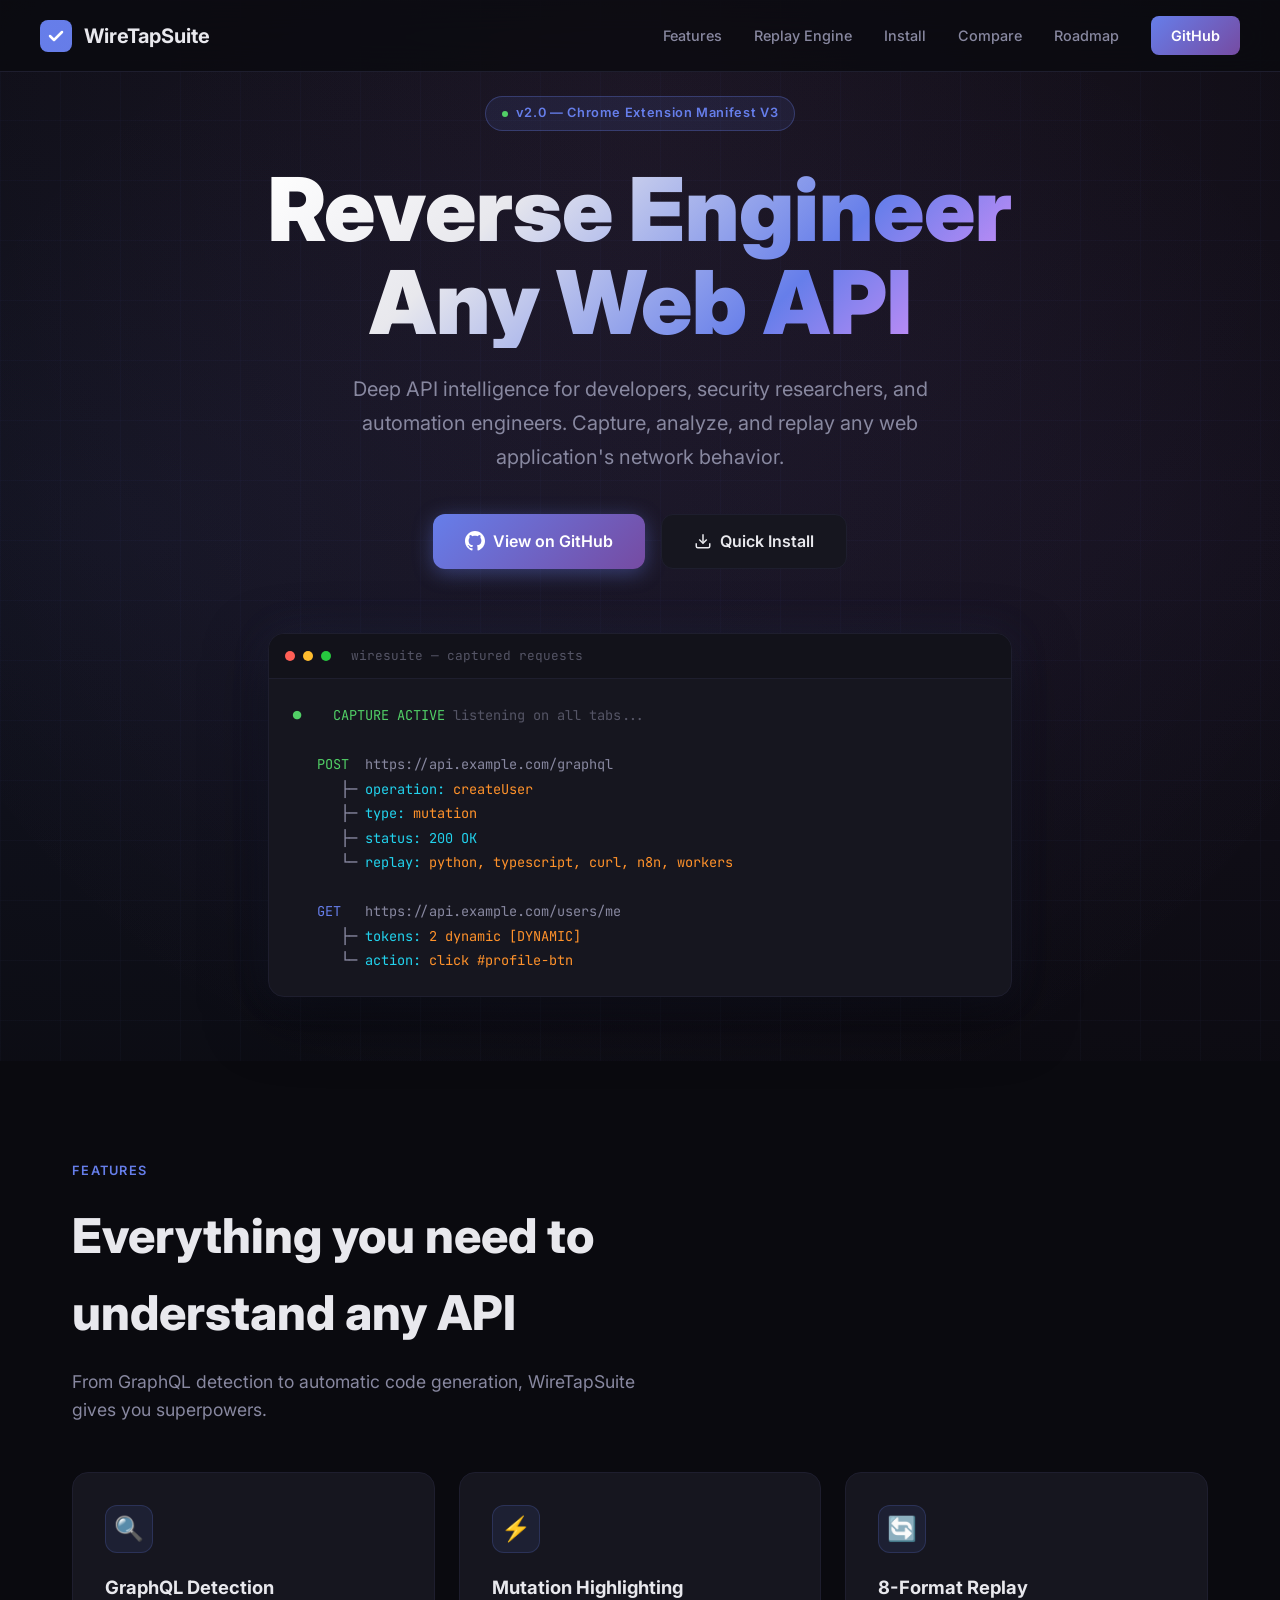
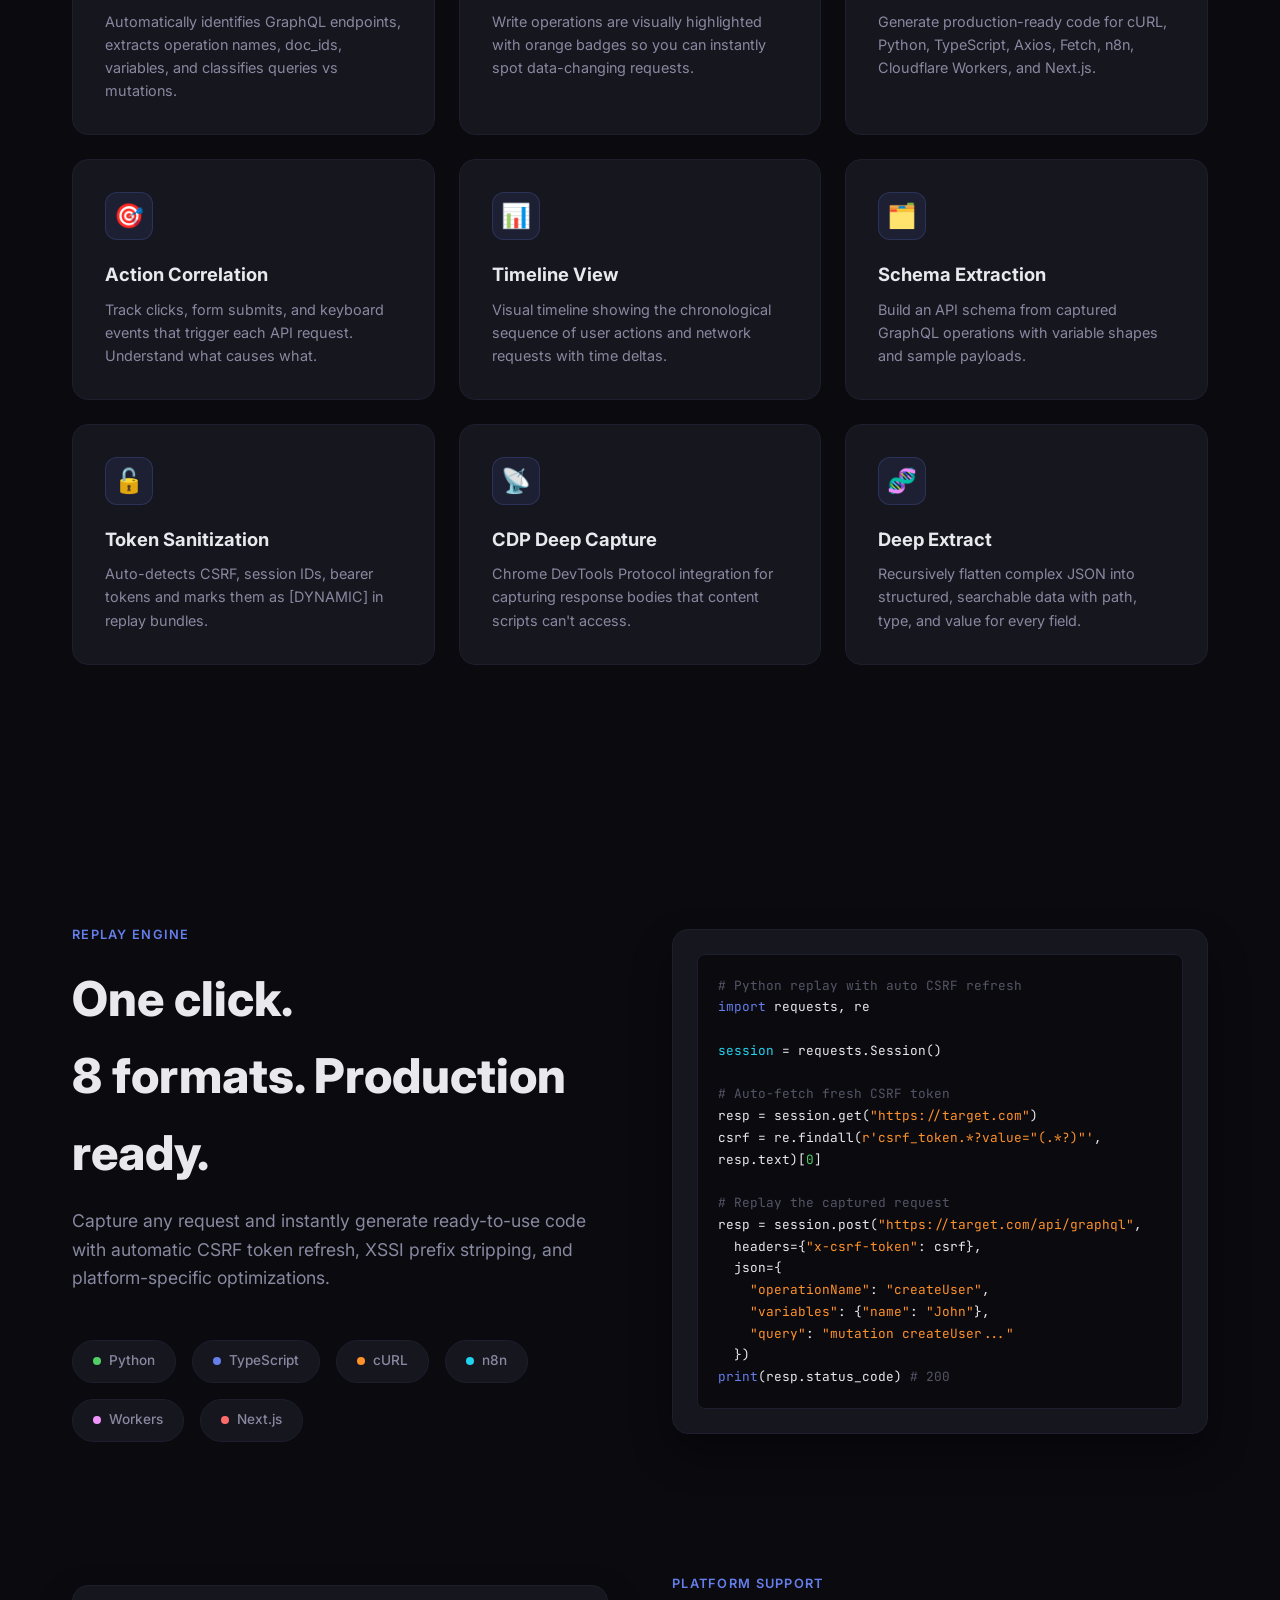
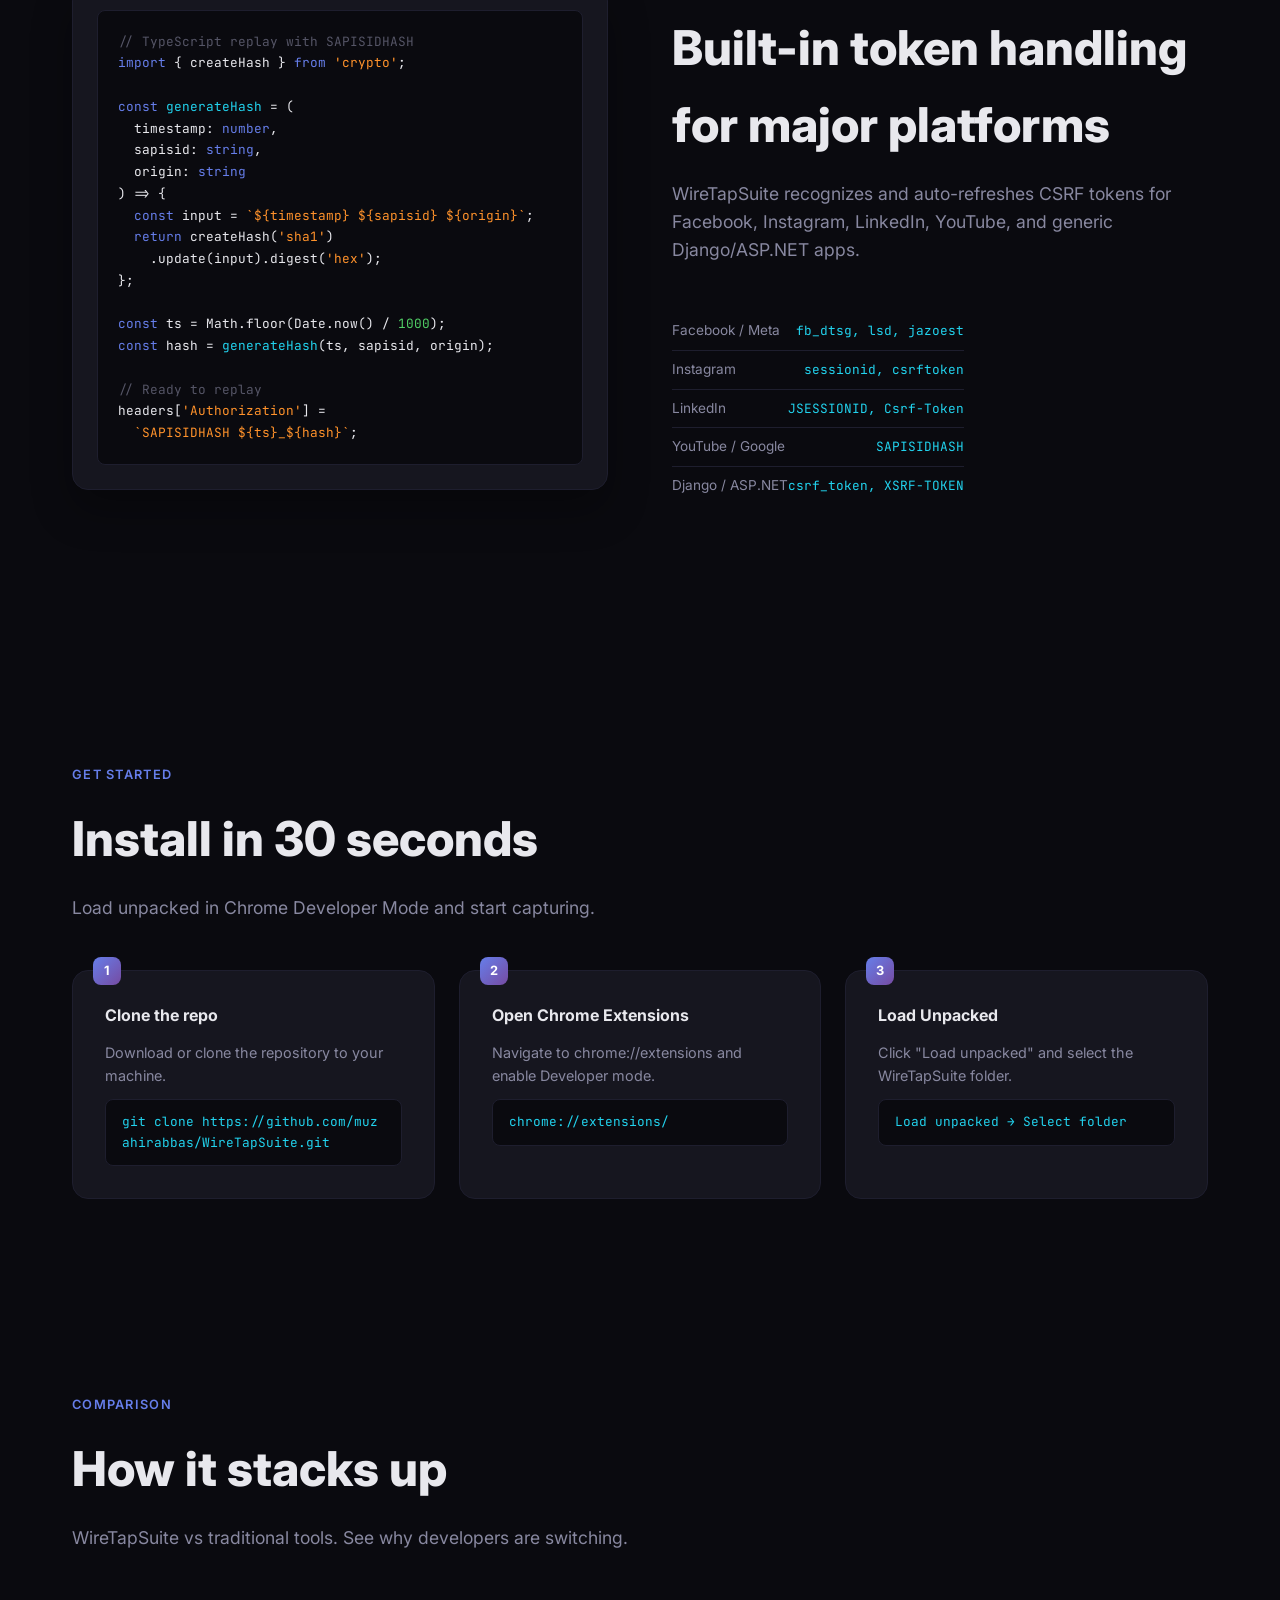
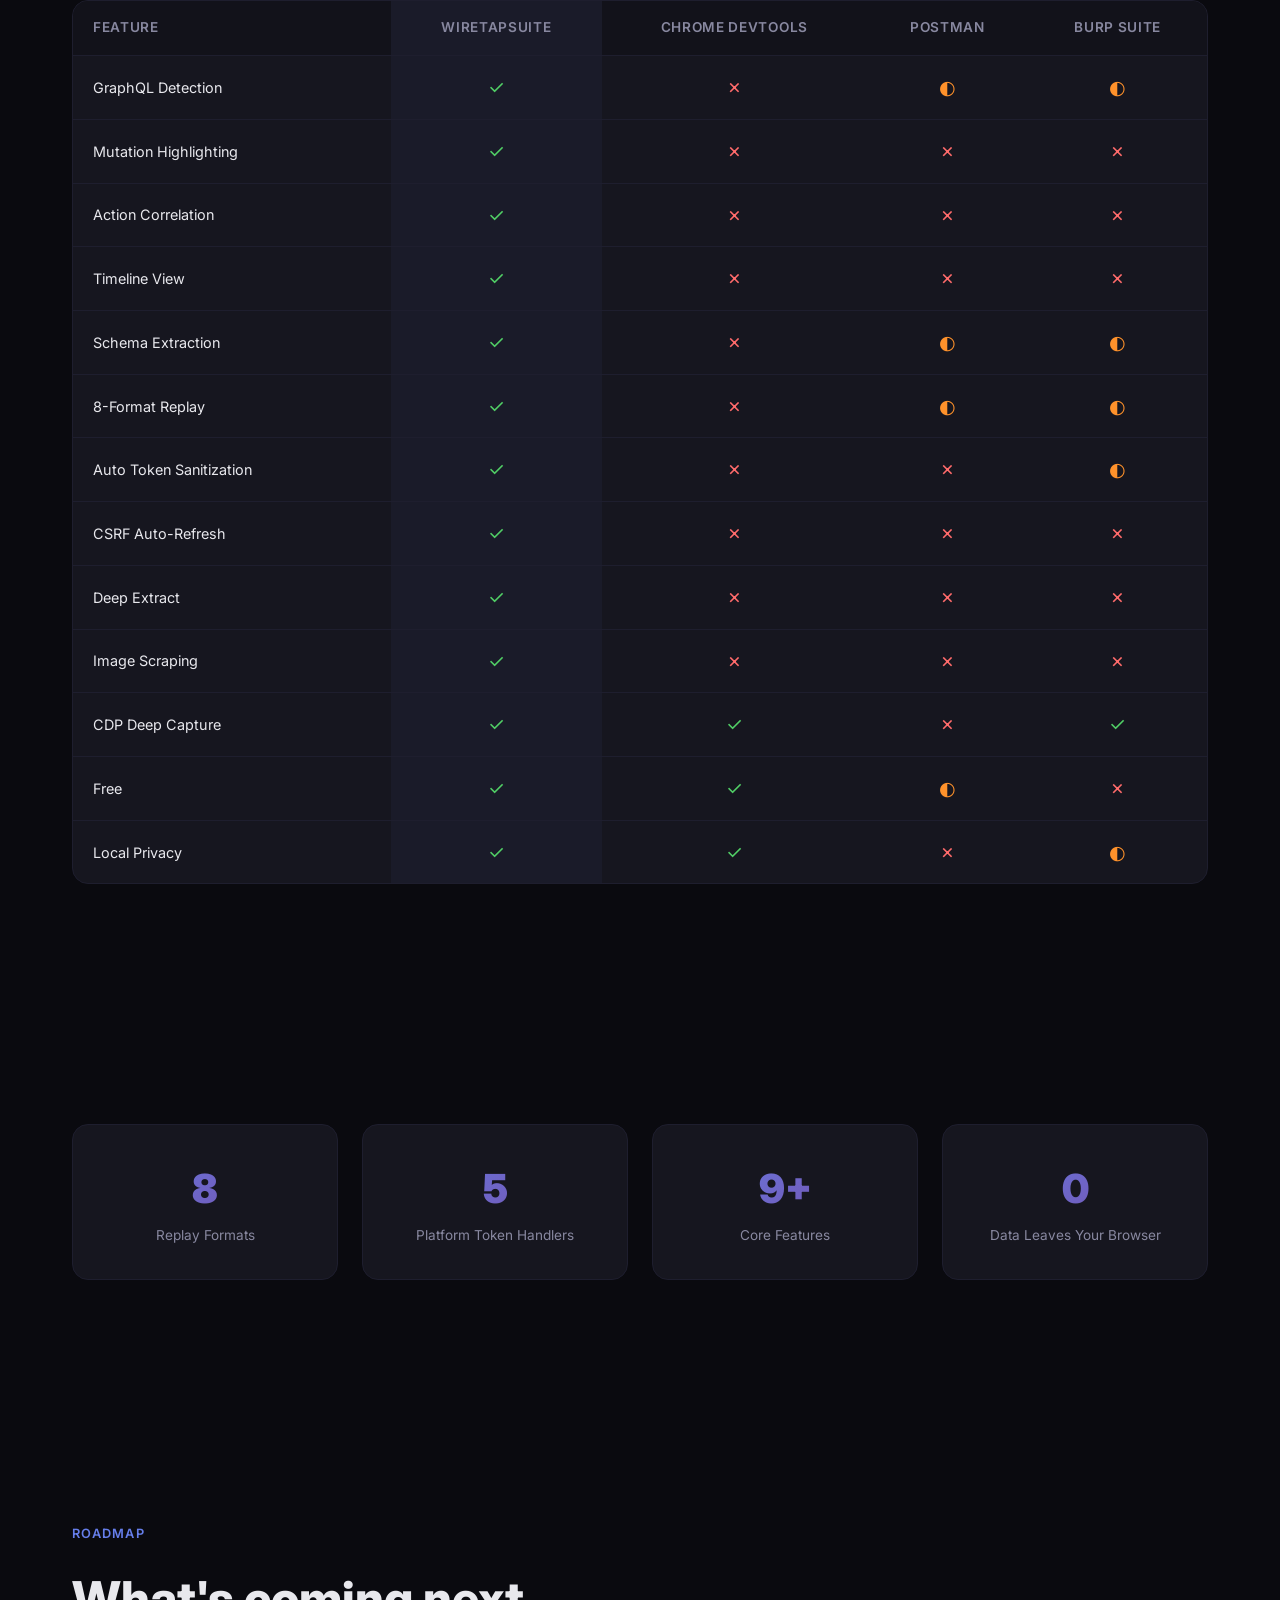
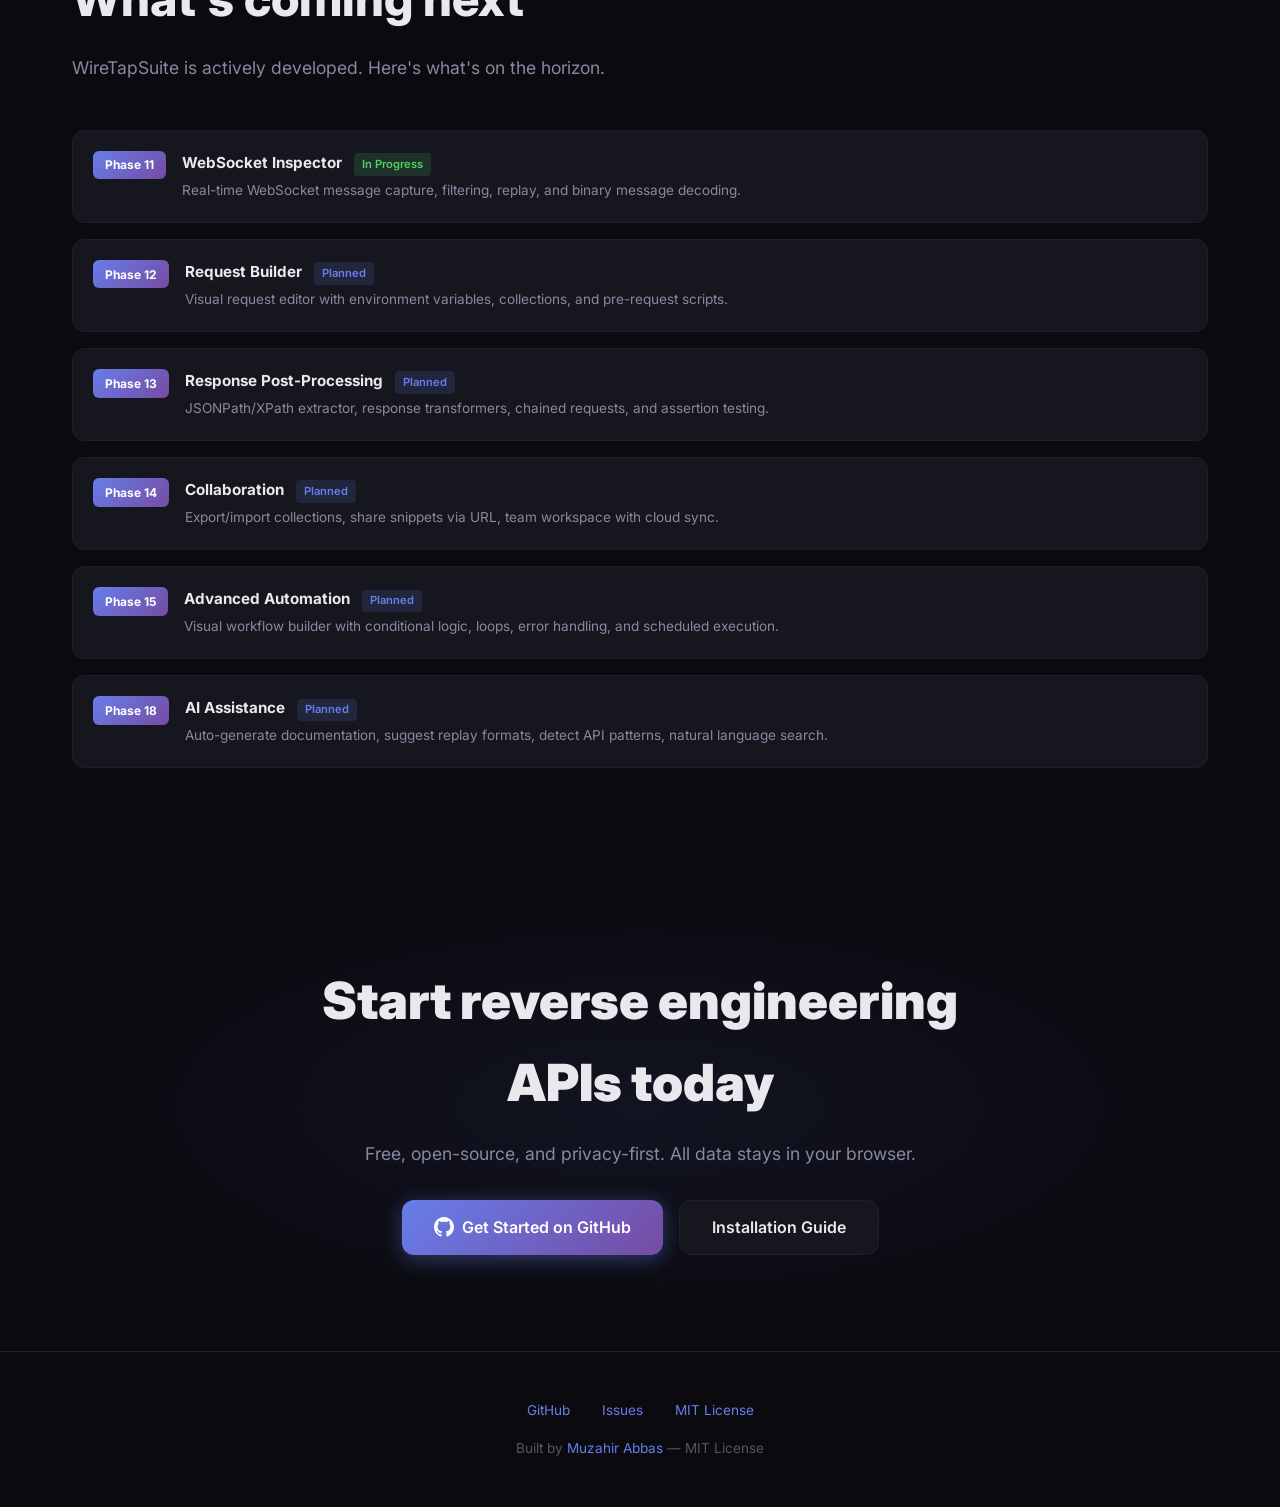
<file: docs/index.html>
<!DOCTYPE html>
<html lang="en">
<head>
  <meta charset="UTF-8">
  <meta name="viewport" content="width=device-width, initial-scale=1.0">
  <title>WireTapSuite - Deep API Intelligence for Chrome</title>
  <meta name="description" content="Reverse engineer and automate web app APIs with GraphQL detection, mutation highlighting, replay engine, and more.">
  <link rel="icon" href="data:image/svg+xml,<svg xmlns='http://www.w3.org/2000/svg' viewBox='0 0 100 100'><text y='.9em' font-size='90'>🔍</text></svg>">
  <link rel="preconnect" href="https://fonts.googleapis.com">
  <link rel="preconnect" href="https://fonts.gstatic.com" crossorigin>
  <link href="https://fonts.googleapis.com/css2?family=Inter:wght@300;400;500;600;700;800;900&family=JetBrains+Mono:wght@400;500;600&display=swap" rel="stylesheet">
  <style>
    :root {
      --bg-primary: #0a0a0f;
      --bg-secondary: #12121a;
      --bg-card: #16161f;
      --bg-card-hover: #1c1c28;
      --border: #1e1e2e;
      --border-glow: #667eea33;
      --text-primary: #e8e8ed;
      --text-secondary: #8888a0;
      --text-muted: #555566;
      --accent-1: #667eea;
      --accent-2: #764ba2;
      --accent-3: #f093fb;
      --accent-green: #51cf66;
      --accent-orange: #ff922b;
      --accent-red: #ff6b6b;
      --accent-cyan: #22d3ee;
      --gradient-1: linear-gradient(135deg, #667eea 0%, #764ba2 100%);
      --gradient-2: linear-gradient(135deg, #f093fb 0%, #f5576c 100%);
      --gradient-3: linear-gradient(135deg, #4facfe 0%, #00f2fe 100%);
      --gradient-hero: linear-gradient(135deg, #667eea22 0%, #764ba222 50%, #f093fb22 100%);
    }

    * { margin: 0; padding: 0; box-sizing: border-box; }

    html { scroll-behavior: smooth; }

    body {
      font-family: 'Inter', -apple-system, BlinkMacSystemFont, sans-serif;
      background: var(--bg-primary);
      color: var(--text-primary);
      line-height: 1.6;
      overflow-x: hidden;
    }

    /* ===== NAV ===== */
    nav {
      position: fixed; top: 0; left: 0; right: 0; z-index: 100;
      padding: 1rem 2rem;
      background: rgba(10, 10, 15, 0.8);
      backdrop-filter: blur(20px);
      border-bottom: 1px solid var(--border);
      transition: all 0.3s;
    }
    nav.scrolled { background: rgba(10, 10, 15, 0.95); }
    .nav-inner {
      max-width: 1200px; margin: 0 auto;
      display: flex; justify-content: space-between; align-items: center;
    }
    .nav-logo {
      display: flex; align-items: center; gap: 0.75rem;
      font-weight: 700; font-size: 1.25rem; text-decoration: none; color: var(--text-primary);
    }
    .nav-logo svg { width: 32px; height: 32px; }
    .nav-links { display: flex; gap: 2rem; align-items: center; }
    .nav-links a {
      color: var(--text-secondary); text-decoration: none; font-size: 0.9rem;
      font-weight: 500; transition: color 0.2s;
    }
    .nav-links a:hover { color: var(--accent-1); }
    .nav-cta {
      background: var(--gradient-1); color: white !important;
      padding: 0.5rem 1.25rem; border-radius: 8px; font-weight: 600 !important;
      transition: opacity 0.2s, transform 0.2s;
    }
    .nav-cta:hover { opacity: 0.9; transform: translateY(-1px); }

    /* ===== HERO ===== */
    .hero {
      min-height: 100vh; display: flex; align-items: center; justify-content: center;
      position: relative; padding: 6rem 2rem 4rem;
    }
    .hero-bg {
      position: absolute; inset: 0; overflow: hidden;
    }
    .hero-bg::before {
      content: ''; position: absolute; top: -50%; left: -50%;
      width: 200%; height: 200%;
      background: radial-gradient(ellipse at 30% 50%, #667eea15 0%, transparent 50%),
                  radial-gradient(ellipse at 70% 50%, #764ba215 0%, transparent 50%),
                  radial-gradient(ellipse at 50% 30%, #f093fb10 0%, transparent 50%);
      animation: heroFloat 20s ease-in-out infinite;
    }
    @keyframes heroFloat {
      0%, 100% { transform: translate(0, 0) rotate(0deg); }
      33% { transform: translate(2%, -2%) rotate(1deg); }
      66% { transform: translate(-1%, 1%) rotate(-0.5deg); }
    }
    .hero-grid {
      position: absolute; inset: 0;
      background-image:
        linear-gradient(rgba(102, 126, 234, 0.03) 1px, transparent 1px),
        linear-gradient(90deg, rgba(102, 126, 234, 0.03) 1px, transparent 1px);
      background-size: 60px 60px;
    }
    .hero-content { position: relative; text-align: center; max-width: 900px; }
    .hero-badge {
      display: inline-flex; align-items: center; gap: 0.5rem;
      padding: 0.4rem 1rem; border-radius: 999px;
      background: rgba(102, 126, 234, 0.1); border: 1px solid rgba(102, 126, 234, 0.3);
      font-size: 0.8rem; color: var(--accent-1); font-weight: 600;
      margin-bottom: 2rem; letter-spacing: 0.05em;
    }
    .hero-badge .dot { width: 6px; height: 6px; border-radius: 50%; background: var(--accent-green); animation: pulse 2s infinite; }
    @keyframes pulse { 0%, 100% { opacity: 1; } 50% { opacity: 0.4; } }
    .hero h1 {
      font-size: clamp(3rem, 7vw, 5.5rem); font-weight: 900;
      line-height: 1.05; margin-bottom: 1.5rem;
      background: linear-gradient(135deg, #fff 0%, #e8e8ed 30%, #667eea 70%, #f093fb 100%);
      -webkit-background-clip: text; -webkit-text-fill-color: transparent;
      background-clip: text;
    }
    .hero p {
      font-size: 1.25rem; color: var(--text-secondary); max-width: 650px;
      margin: 0 auto 2.5rem; line-height: 1.7;
    }
    .hero-actions { display: flex; gap: 1rem; justify-content: center; flex-wrap: wrap; }
    .btn {
      display: inline-flex; align-items: center; gap: 0.5rem;
      padding: 0.85rem 2rem; border-radius: 12px; font-weight: 600;
      font-size: 1rem; text-decoration: none; transition: all 0.3s;
      cursor: pointer; border: none;
    }
    .btn-primary {
      background: var(--gradient-1); color: white;
      box-shadow: 0 4px 20px rgba(102, 126, 234, 0.4);
    }
    .btn-primary:hover { transform: translateY(-2px); box-shadow: 0 8px 30px rgba(102, 126, 234, 0.5); }
    .btn-secondary {
      background: var(--bg-card); color: var(--text-primary);
      border: 1px solid var(--border);
    }
    .btn-secondary:hover { background: var(--bg-card-hover); border-color: var(--accent-1); }

    /* ===== TERMINAL PREVIEW ===== */
    .terminal-preview {
      max-width: 800px; margin: 4rem auto 0;
      background: var(--bg-card); border-radius: 16px;
      border: 1px solid var(--border); overflow: hidden;
      box-shadow: 0 20px 60px rgba(0, 0, 0, 0.5), 0 0 40px rgba(102, 126, 234, 0.1);
    }
    .terminal-header {
      display: flex; align-items: center; gap: 0.5rem;
      padding: 0.75rem 1rem; background: var(--bg-secondary);
      border-bottom: 1px solid var(--border);
    }
    .terminal-dot { width: 10px; height: 10px; border-radius: 50%; }
    .terminal-dot.red { background: #ff5f56; }
    .terminal-dot.yellow { background: #ffbd2e; }
    .terminal-dot.green { background: #27c93f; }
    .terminal-title { margin-left: 0.75rem; font-size: 0.8rem; color: var(--text-muted); font-family: 'JetBrains Mono', monospace; }
    .terminal-body {
      padding: 1.5rem; font-family: 'JetBrains Mono', monospace;
      font-size: 0.85rem; line-height: 1.8; overflow-x: auto;
    }
    .terminal-line { display: flex; gap: 0.5rem; }
    .terminal-prompt { color: var(--accent-green); }
    .terminal-cmd { color: var(--text-primary); }
    .terminal-output { color: var(--text-secondary); padding-left: 1.5rem; }
    .terminal-highlight { color: var(--accent-cyan); }
    .terminal-string { color: var(--accent-orange); }
    .terminal-comment { color: var(--text-muted); }

    /* ===== FEATURES ===== */
    .section {
      padding: 6rem 2rem;
      max-width: 1200px; margin: 0 auto;
    }
    .section-label {
      display: inline-flex; align-items: center; gap: 0.5rem;
      font-size: 0.8rem; font-weight: 600; color: var(--accent-1);
      text-transform: uppercase; letter-spacing: 0.1em;
      margin-bottom: 1rem;
    }
    .section-title {
      font-size: clamp(2rem, 4vw, 3rem); font-weight: 800;
      margin-bottom: 1rem;
    }
    .section-desc {
      font-size: 1.1rem; color: var(--text-secondary);
      max-width: 600px; margin-bottom: 3rem;
    }
    .features-grid {
      display: grid; grid-template-columns: repeat(auto-fit, minmax(320px, 1fr));
      gap: 1.5rem;
    }
    .feature-card {
      background: var(--bg-card); border: 1px solid var(--border);
      border-radius: 16px; padding: 2rem;
      transition: all 0.3s; position: relative; overflow: hidden;
    }
    .feature-card::before {
      content: ''; position: absolute; top: 0; left: 0; right: 0;
      height: 2px; background: var(--gradient-1); opacity: 0;
      transition: opacity 0.3s;
    }
    .feature-card:hover { border-color: var(--border-glow); transform: translateY(-4px); }
    .feature-card:hover::before { opacity: 1; }
    .feature-icon {
      width: 48px; height: 48px; border-radius: 12px;
      display: flex; align-items: center; justify-content: center;
      font-size: 1.5rem; margin-bottom: 1.25rem;
      background: rgba(102, 126, 234, 0.1); border: 1px solid rgba(102, 126, 234, 0.2);
    }
    .feature-card h3 { font-size: 1.15rem; font-weight: 700; margin-bottom: 0.5rem; }
    .feature-card p { color: var(--text-secondary); font-size: 0.9rem; line-height: 1.6; }

    /* ===== BIG FEATURE ===== */
    .big-feature {
      display: grid; grid-template-columns: 1fr 1fr; gap: 4rem;
      align-items: center; padding: 4rem 0;
    }
    .big-feature.reverse { direction: rtl; }
    .big-feature.reverse > * { direction: ltr; }
    .big-feature-visual {
      background: var(--bg-card); border: 1px solid var(--border);
      border-radius: 16px; padding: 1.5rem;
      box-shadow: 0 20px 40px rgba(0, 0, 0, 0.3);
    }
    .code-block {
      background: var(--bg-primary); border-radius: 8px;
      padding: 1.25rem; font-family: 'JetBrains Mono', monospace;
      font-size: 0.8rem; line-height: 1.7; overflow-x: auto;
      border: 1px solid var(--border);
    }
    .code-block .keyword { color: var(--accent-1); }
    .code-block .string { color: var(--accent-orange); }
    .code-block .func { color: var(--accent-cyan); }
    .code-block .comment { color: var(--text-muted); }
    .code-block .number { color: var(--accent-green); }

    /* ===== COMPARISON ===== */
    .comparison-table {
      width: 100%; border-collapse: separate; border-spacing: 0;
      background: var(--bg-card); border-radius: 16px; overflow: hidden;
      border: 1px solid var(--border);
    }
    .comparison-table th, .comparison-table td {
      padding: 1rem 1.25rem; text-align: left;
      border-bottom: 1px solid var(--border);
    }
    .comparison-table th {
      background: var(--bg-secondary); font-weight: 600;
      font-size: 0.85rem; color: var(--text-secondary);
      text-transform: uppercase; letter-spacing: 0.05em;
    }
    .comparison-table th:first-child { width: 28%; }
    .comparison-table td { font-size: 0.9rem; }
    .comparison-table td:not(:first-child) { text-align: center; }
    .comparison-table th:not(:first-child) { text-align: center; }
    .comparison-table tr:last-child td { border-bottom: none; }
    .comparison-table tr:hover td { background: rgba(102, 126, 234, 0.03); }
    .check { color: var(--accent-green); font-size: 1.2rem; }
    .cross { color: var(--accent-red); font-size: 1.2rem; }
    .partial { color: var(--accent-orange); font-size: 1.2rem; }
    .comparison-table .highlight-col { background: rgba(102, 126, 234, 0.05); }

    /* ===== INSTALL ===== */
    .install-steps {
      display: grid; grid-template-columns: repeat(auto-fit, minmax(280px, 1fr));
      gap: 1.5rem;
    }
    .install-step {
      background: var(--bg-card); border: 1px solid var(--border);
      border-radius: 16px; padding: 2rem; position: relative;
    }
    .step-number {
      position: absolute; top: -14px; left: 20px;
      width: 28px; height: 28px; border-radius: 8px;
      background: var(--gradient-1); color: white;
      display: flex; align-items: center; justify-content: center;
      font-size: 0.8rem; font-weight: 700;
    }
    .install-step h3 { font-size: 1rem; margin-bottom: 0.75rem; }
    .install-step code {
      display: block; background: var(--bg-primary); padding: 0.75rem 1rem;
      border-radius: 8px; font-family: 'JetBrains Mono', monospace;
      font-size: 0.8rem; color: var(--accent-cyan); margin-top: 0.75rem;
      border: 1px solid var(--border); overflow-x: auto; word-break: break-all;
      white-space: pre-wrap;
    }

    /* ===== PLATFORMS ===== */
    .platforms-row {
      display: flex; gap: 1rem; flex-wrap: wrap; justify-content: center;
      margin-top: 2rem;
    }
    .platform-chip {
      display: flex; align-items: center; gap: 0.5rem;
      padding: 0.6rem 1.25rem; border-radius: 999px;
      background: var(--bg-card); border: 1px solid var(--border);
      font-size: 0.85rem; font-weight: 500; color: var(--text-secondary);
    }
    .platform-chip .chip-dot {
      width: 8px; height: 8px; border-radius: 50%;
    }

    /* ===== STATS ===== */
    .stats-row {
      display: grid; grid-template-columns: repeat(4, 1fr);
      gap: 1.5rem; margin: 3rem 0;
    }
    .stat-card {
      text-align: center; padding: 2rem;
      background: var(--bg-card); border-radius: 16px;
      border: 1px solid var(--border);
    }
    .stat-number {
      font-size: 2.5rem; font-weight: 900;
      background: var(--gradient-1);
      -webkit-background-clip: text; -webkit-text-fill-color: transparent;
      background-clip: text;
    }
    .stat-label { color: var(--text-secondary); font-size: 0.85rem; margin-top: 0.25rem; }

    /* ===== ROADMAP ===== */
    .roadmap-list { display: flex; flex-direction: column; gap: 1rem; }
    .roadmap-item {
      display: flex; align-items: flex-start; gap: 1rem;
      padding: 1.25rem; background: var(--bg-card);
      border-radius: 12px; border: 1px solid var(--border);
      transition: border-color 0.2s;
    }
    .roadmap-item:hover { border-color: var(--border-glow); }
    .roadmap-phase {
      flex-shrink: 0; padding: 0.3rem 0.75rem;
      background: var(--gradient-1); border-radius: 6px;
      font-size: 0.75rem; font-weight: 700; color: white;
      white-space: nowrap;
    }
    .roadmap-item h4 { font-size: 0.95rem; margin-bottom: 0.25rem; }
    .roadmap-item p { font-size: 0.85rem; color: var(--text-secondary); }
    .roadmap-status {
      display: inline-block; font-size: 0.7rem; font-weight: 600;
      padding: 0.15rem 0.5rem; border-radius: 4px; margin-left: 0.5rem;
    }
    .status-progress { background: rgba(81, 207, 102, 0.15); color: var(--accent-green); }
    .status-planned { background: rgba(102, 126, 234, 0.15); color: var(--accent-1); }

    /* ===== CTA ===== */
    .cta-section {
      text-align: center; padding: 6rem 2rem;
      position: relative;
    }
    .cta-section::before {
      content: ''; position: absolute; inset: 0;
      background: radial-gradient(ellipse at center, #667eea15 0%, transparent 70%);
    }
    .cta-content { position: relative; }
    .cta-content h2 {
      font-size: clamp(2rem, 4vw, 3.5rem); font-weight: 900; margin-bottom: 1rem;
    }
    .cta-content p { color: var(--text-secondary); font-size: 1.1rem; margin-bottom: 2rem; }

    /* ===== FOOTER ===== */
    footer {
      padding: 3rem 2rem; border-top: 1px solid var(--border);
      text-align: center; color: var(--text-muted); font-size: 0.85rem;
    }
    footer a { color: var(--accent-1); text-decoration: none; }
    footer a:hover { text-decoration: underline; }
    .footer-links { display: flex; gap: 2rem; justify-content: center; margin-bottom: 1rem; }

    /* ===== RESPONSIVE ===== */
    @media (max-width: 768px) {
      .nav-links { display: none; }
      .big-feature { grid-template-columns: 1fr; gap: 2rem; }
      .big-feature.reverse { direction: ltr; }
      .stats-row { grid-template-columns: repeat(2, 1fr); }
      .hero { padding: 5rem 1.5rem 3rem; }
      .section { padding: 4rem 1.5rem; }
      .comparison-table { font-size: 0.8rem; }
      .comparison-table th, .comparison-table td { padding: 0.75rem 0.5rem; }
    }

    /* ===== ANIMATIONS ===== */
    .fade-up {
      opacity: 0; transform: translateY(30px);
      transition: opacity 0.6s, transform 0.6s;
    }
    .fade-up.visible { opacity: 1; transform: translateY(0); }
    .fade-up.delay-1 { transition-delay: 0.1s; }
    .fade-up.delay-2 { transition-delay: 0.2s; }
    .fade-up.delay-3 { transition-delay: 0.3s; }
    .fade-up.delay-4 { transition-delay: 0.4s; }
  </style>
</head>
<body>

  <!-- NAV -->
  <nav id="nav">
    <div class="nav-inner">
      <a href="#" class="nav-logo">
        <svg viewBox="0 0 32 32" fill="none">
          <rect width="32" height="32" rx="8" fill="url(#navGrad)"/>
          <path d="M10 16L14 20L22 12" stroke="white" stroke-width="2.5" stroke-linecap="round" stroke-linejoin="round"/>
          <defs><linearGradient id="navGrad" x1="0" y1="0" x2="32" y2="32"><stop stop-color="#667eea"/><stop offset="1" stop-color="#764ba2"/></linearGradient></defs>
        </svg>
        WireTapSuite
      </a>
      <div class="nav-links">
        <a href="#features">Features</a>
        <a href="#replay">Replay Engine</a>
        <a href="#install">Install</a>
        <a href="#compare">Compare</a>
        <a href="#roadmap">Roadmap</a>
        <a href="https://github.com/muzahirabbas/WireTapSuite" class="nav-cta" target="_blank">GitHub</a>
      </div>
    </div>
  </nav>

  <!-- HERO -->
  <section class="hero">
    <div class="hero-bg"><div class="hero-grid"></div></div>
    <div class="hero-content">
      <div class="hero-badge">
        <span class="dot"></span>
        v2.0 &mdash; Chrome Extension Manifest V3
      </div>
      <h1>Reverse Engineer<br>Any Web API</h1>
      <p>Deep API intelligence for developers, security researchers, and automation engineers. Capture, analyze, and replay any web application's network behavior.</p>
      <div class="hero-actions">
        <a href="https://github.com/muzahirabbas/WireTapSuite" class="btn btn-primary" target="_blank">
          <svg width="20" height="20" viewBox="0 0 24 24" fill="currentColor"><path d="M12 0c-6.626 0-12 5.373-12 12 0 5.302 3.438 9.8 8.207 11.387.599.111.793-.261.793-.577v-2.234c-3.338.726-4.033-1.416-4.033-1.416-.546-1.387-1.333-1.756-1.333-1.756-1.089-.745.083-.729.083-.729 1.205.084 1.839 1.237 1.839 1.237 1.07 1.834 2.807 1.304 3.492.997.107-.775.418-1.305.762-1.604-2.665-.305-5.467-1.334-5.467-5.931 0-1.311.469-2.381 1.236-3.221-.124-.303-.535-1.524.117-3.176 0 0 1.008-.322 3.301 1.23.957-.266 1.983-.399 3.003-.404 1.02.005 2.047.138 3.006.404 2.291-1.552 3.297-1.23 3.297-1.23.653 1.653.242 2.874.118 3.176.77.84 1.235 1.911 1.235 3.221 0 4.609-2.807 5.624-5.479 5.921.43.372.823 1.102.823 2.222v3.293c0 .319.192.694.801.576 4.765-1.589 8.199-6.086 8.199-11.386 0-6.627-5.373-12-12-12z"/></svg>
          View on GitHub
        </a>
        <a href="#install" class="btn btn-secondary">
          <svg width="18" height="18" viewBox="0 0 24 24" fill="none" stroke="currentColor" stroke-width="2"><path d="M21 15v4a2 2 0 0 1-2 2H5a2 2 0 0 1-2-2v-4"/><polyline points="7 10 12 15 17 10"/><line x1="12" y1="15" x2="12" y2="3"/></svg>
          Quick Install
        </a>
      </div>

      <!-- Terminal Preview -->
      <div class="terminal-preview fade-up">
        <div class="terminal-header">
          <div class="terminal-dot red"></div>
          <div class="terminal-dot yellow"></div>
          <div class="terminal-dot green"></div>
          <span class="terminal-title">wiresuite &mdash; captured requests</span>
        </div>
        <div class="terminal-body">
          <div class="terminal-line"><span class="terminal-prompt">●</span><span class="terminal-output" style="color:var(--accent-green)">CAPTURE ACTIVE</span> <span class="terminal-comment">listening on all tabs...</span></div>
          <div class="terminal-line"><span class="terminal-comment">&nbsp;</span></div>
          <div class="terminal-line"><span class="terminal-output"><span style="color:var(--accent-green)">POST</span> &nbsp;https://api.example.com/graphql</span></div>
          <div class="terminal-line"><span class="terminal-output">&nbsp;&nbsp;&nbsp;├─ <span class="terminal-highlight">operation:</span> <span class="terminal-string">createUser</span></span></div>
          <div class="terminal-line"><span class="terminal-output">&nbsp;&nbsp;&nbsp;├─ <span class="terminal-highlight">type:</span> <span style="color:var(--accent-orange)">mutation</span></span></div>
          <div class="terminal-line"><span class="terminal-output">&nbsp;&nbsp;&nbsp;├─ <span class="terminal-highlight">status:</span> <span class="terminal-highlight">200 OK</span></span></div>
          <div class="terminal-line"><span class="terminal-output">&nbsp;&nbsp;&nbsp;└─ <span class="terminal-highlight">replay:</span> <span class="terminal-string">python, typescript, curl, n8n, workers</span></span></div>
          <div class="terminal-line"><span class="terminal-comment">&nbsp;</span></div>
          <div class="terminal-line"><span class="terminal-output"><span style="color:var(--accent-1)">GET</span> &nbsp;&nbsp;https://api.example.com/users/me</span></div>
          <div class="terminal-line"><span class="terminal-output">&nbsp;&nbsp;&nbsp;├─ <span class="terminal-highlight">tokens:</span> <span style="color:var(--accent-orange)">2 dynamic [DYNAMIC]</span></span></div>
          <div class="terminal-line"><span class="terminal-output">&nbsp;&nbsp;&nbsp;└─ <span class="terminal-highlight">action:</span> <span class="terminal-string">click #profile-btn</span></span></div>
        </div>
      </div>
    </div>
  </section>

  <!-- FEATURES -->
  <section class="section" id="features">
    <div class="section-label fade-up">Features</div>
    <h2 class="section-title fade-up">Everything you need to<br>understand any API</h2>
    <p class="section-desc fade-up">From GraphQL detection to automatic code generation, WireTapSuite gives you superpowers.</p>

    <div class="features-grid">
      <div class="feature-card fade-up delay-1">
        <div class="feature-icon">🔍</div>
        <h3>GraphQL Detection</h3>
        <p>Automatically identifies GraphQL endpoints, extracts operation names, doc_ids, variables, and classifies queries vs mutations.</p>
      </div>
      <div class="feature-card fade-up delay-2">
        <div class="feature-icon">⚡</div>
        <h3>Mutation Highlighting</h3>
        <p>Write operations are visually highlighted with orange badges so you can instantly spot data-changing requests.</p>
      </div>
      <div class="feature-card fade-up delay-3">
        <div class="feature-icon">🔄</div>
        <h3>8-Format Replay</h3>
        <p>Generate production-ready code for cURL, Python, TypeScript, Axios, Fetch, n8n, Cloudflare Workers, and Next.js.</p>
      </div>
      <div class="feature-card fade-up delay-1">
        <div class="feature-icon">🎯</div>
        <h3>Action Correlation</h3>
        <p>Track clicks, form submits, and keyboard events that trigger each API request. Understand what causes what.</p>
      </div>
      <div class="feature-card fade-up delay-2">
        <div class="feature-icon">📊</div>
        <h3>Timeline View</h3>
        <p>Visual timeline showing the chronological sequence of user actions and network requests with time deltas.</p>
      </div>
      <div class="feature-card fade-up delay-3">
        <div class="feature-icon">🗂️</div>
        <h3>Schema Extraction</h3>
        <p>Build an API schema from captured GraphQL operations with variable shapes and sample payloads.</p>
      </div>
      <div class="feature-card fade-up delay-1">
        <div class="feature-icon">🔓</div>
        <h3>Token Sanitization</h3>
        <p>Auto-detects CSRF, session IDs, bearer tokens and marks them as [DYNAMIC] in replay bundles.</p>
      </div>
      <div class="feature-card fade-up delay-2">
        <div class="feature-icon">📡</div>
        <h3>CDP Deep Capture</h3>
        <p>Chrome DevTools Protocol integration for capturing response bodies that content scripts can't access.</p>
      </div>
      <div class="feature-card fade-up delay-3">
        <div class="feature-icon">🧬</div>
        <h3>Deep Extract</h3>
        <p>Recursively flatten complex JSON into structured, searchable data with path, type, and value for every field.</p>
      </div>
    </div>
  </section>

  <!-- REPLAY ENGINE -->
  <section class="section" id="replay">
    <div class="big-feature fade-up">
      <div>
        <div class="section-label">Replay Engine</div>
        <h2 class="section-title">One click. <br>8 formats. Production ready.</h2>
        <p class="section-desc">Capture any request and instantly generate ready-to-use code with automatic CSRF token refresh, XSSI prefix stripping, and platform-specific optimizations.</p>
        <div class="platforms-row" style="justify-content: flex-start;">
          <div class="platform-chip"><span class="chip-dot" style="background:var(--accent-green)"></span> Python</div>
          <div class="platform-chip"><span class="chip-dot" style="background:var(--accent-1)"></span> TypeScript</div>
          <div class="platform-chip"><span class="chip-dot" style="background:var(--accent-orange)"></span> cURL</div>
          <div class="platform-chip"><span class="chip-dot" style="background:var(--accent-cyan)"></span> n8n</div>
          <div class="platform-chip"><span class="chip-dot" style="background:var(--accent-3)"></span> Workers</div>
          <div class="platform-chip"><span class="chip-dot" style="background:var(--accent-red)"></span> Next.js</div>
        </div>
      </div>
      <div class="big-feature-visual">
        <div class="code-block">
          <span class="comment"># Python replay with auto CSRF refresh</span><br>
          <span class="keyword">import</span> requests, re<br><br>
          <span class="func">session</span> = requests.Session()<br><br>
          <span class="comment"># Auto-fetch fresh CSRF token</span><br>
          resp = session.get(<span class="string">"https://target.com"</span>)<br>
          csrf = re.findall(<span class="string">r'csrf_token.*?value="(.*?)"'</span>, resp.text)[<span class="number">0</span>]<br><br>
          <span class="comment"># Replay the captured request</span><br>
          resp = session.post(<span class="string">"https://target.com/api/graphql"</span>,<br>
          &nbsp;&nbsp;headers={<span class="string">"x-csrf-token"</span>: csrf},<br>
          &nbsp;&nbsp;json={<br>
          &nbsp;&nbsp;&nbsp;&nbsp;<span class="string">"operationName"</span>: <span class="string">"createUser"</span>,<br>
          &nbsp;&nbsp;&nbsp;&nbsp;<span class="string">"variables"</span>: {<span class="string">"name"</span>: <span class="string">"John"</span>},<br>
          &nbsp;&nbsp;&nbsp;&nbsp;<span class="string">"query"</span>: <span class="string">"mutation createUser..."</span><br>
          &nbsp;&nbsp;})<br>
          <span class="keyword">print</span>(resp.status_code)  <span class="comment"># 200</span>
        </div>
      </div>
    </div>

    <div class="big-feature reverse fade-up">
      <div>
        <div class="section-label">Platform Support</div>
        <h2 class="section-title">Built-in token handling<br>for major platforms</h2>
        <p class="section-desc">WireTapSuite recognizes and auto-refreshes CSRF tokens for Facebook, Instagram, LinkedIn, YouTube, and generic Django/ASP.NET apps.</p>
        <table style="margin-top:1.5rem; font-size:0.85rem; border-collapse:collapse;">
          <tr style="border-bottom:1px solid var(--border)"><td style="padding:0.5rem 0; color:var(--text-secondary)">Facebook / Meta</td><td style="padding:0.5rem 0; text-align:right"><code style="color:var(--accent-cyan); font-family:'JetBrains Mono',monospace; font-size:0.8rem">fb_dtsg, lsd, jazoest</code></td></tr>
          <tr style="border-bottom:1px solid var(--border)"><td style="padding:0.5rem 0; color:var(--text-secondary)">Instagram</td><td style="padding:0.5rem 0; text-align:right"><code style="color:var(--accent-cyan); font-family:'JetBrains Mono',monospace; font-size:0.8rem">sessionid, csrftoken</code></td></tr>
          <tr style="border-bottom:1px solid var(--border)"><td style="padding:0.5rem 0; color:var(--text-secondary)">LinkedIn</td><td style="padding:0.5rem 0; text-align:right"><code style="color:var(--accent-cyan); font-family:'JetBrains Mono',monospace; font-size:0.8rem">JSESSIONID, Csrf-Token</code></td></tr>
          <tr style="border-bottom:1px solid var(--border)"><td style="padding:0.5rem 0; color:var(--text-secondary)">YouTube / Google</td><td style="padding:0.5rem 0; text-align:right"><code style="color:var(--accent-cyan); font-family:'JetBrains Mono',monospace; font-size:0.8rem">SAPISIDHASH</code></td></tr>
          <tr><td style="padding:0.5rem 0; color:var(--text-secondary)">Django / ASP.NET</td><td style="padding:0.5rem 0; text-align:right"><code style="color:var(--accent-cyan); font-family:'JetBrains Mono',monospace; font-size:0.8rem">csrf_token, XSRF-TOKEN</code></td></tr>
        </table>
      </div>
      <div class="big-feature-visual">
        <div class="code-block">
          <span class="comment">// TypeScript replay with SAPISIDHASH</span><br>
          <span class="keyword">import</span> { createHash } <span class="keyword">from</span> <span class="string">'crypto'</span>;<br><br>
          <span class="keyword">const</span> <span class="func">generateHash</span> = (<br>
          &nbsp;&nbsp;timestamp: <span class="keyword">number</span>,<br>
          &nbsp;&nbsp;sapisid: <span class="keyword">string</span>,<br>
          &nbsp;&nbsp;origin: <span class="keyword">string</span><br>
          ) =&gt; {<br>
          &nbsp;&nbsp;<span class="keyword">const</span> input = <span class="string">`${timestamp} ${sapisid} ${origin}`</span>;<br>
          &nbsp;&nbsp;<span class="keyword">return</span> createHash(<span class="string">'sha1'</span>)<br>
          &nbsp;&nbsp;&nbsp;&nbsp;.update(input).digest(<span class="string">'hex'</span>);<br>
          };<br><br>
          <span class="keyword">const</span> ts = Math.floor(Date.now() / <span class="number">1000</span>);<br>
          <span class="keyword">const</span> hash = <span class="func">generateHash</span>(ts, sapisid, origin);<br><br>
          <span class="comment">// Ready to replay</span><br>
          headers[<span class="string">'Authorization'</span>] = <br>
          &nbsp;&nbsp;<span class="string">`SAPISIDHASH ${ts}_${hash}`</span>;
        </div>
      </div>
    </div>
  </section>

  <!-- INSTALL -->
  <section class="section" id="install">
    <div class="section-label fade-up">Get Started</div>
    <h2 class="section-title fade-up">Install in 30 seconds</h2>
    <p class="section-desc fade-up">Load unpacked in Chrome Developer Mode and start capturing.</p>

    <div class="install-steps">
      <div class="install-step fade-up delay-1">
        <div class="step-number">1</div>
        <h3>Clone the repo</h3>
        <p style="color:var(--text-secondary); font-size:0.9rem;">Download or clone the repository to your machine.</p>
        <code>git clone https://github.com/muzahirabbas/WireTapSuite.git</code>
      </div>
      <div class="install-step fade-up delay-2">
        <div class="step-number">2</div>
        <h3>Open Chrome Extensions</h3>
        <p style="color:var(--text-secondary); font-size:0.9rem;">Navigate to chrome://extensions and enable Developer mode.</p>
        <code>chrome://extensions/</code>
      </div>
      <div class="install-step fade-up delay-3">
        <div class="step-number">3</div>
        <h3>Load Unpacked</h3>
        <p style="color:var(--text-secondary); font-size:0.9rem;">Click "Load unpacked" and select the WireTapSuite folder.</p>
        <code>Load unpacked → Select folder</code>
      </div>
    </div>
  </section>

  <!-- COMPARISON -->
  <section class="section" id="compare">
    <div class="section-label fade-up">Comparison</div>
    <h2 class="section-title fade-up">How it stacks up</h2>
    <p class="section-desc fade-up">WireTapSuite vs traditional tools. See why developers are switching.</p>

    <div class="fade-up" style="overflow-x: auto;">
      <table class="comparison-table">
        <thead>
          <tr>
            <th>Feature</th>
            <th class="highlight-col">WireTapSuite</th>
            <th>Chrome DevTools</th>
            <th>Postman</th>
            <th>Burp Suite</th>
          </tr>
        </thead>
        <tbody>
          <tr><td>GraphQL Detection</td><td class="highlight-col"><span class="check">✓</span></td><td><span class="cross">✗</span></td><td><span class="partial">◐</span></td><td><span class="partial">◐</span></td></tr>
          <tr><td>Mutation Highlighting</td><td class="highlight-col"><span class="check">✓</span></td><td><span class="cross">✗</span></td><td><span class="cross">✗</span></td><td><span class="cross">✗</span></td></tr>
          <tr><td>Action Correlation</td><td class="highlight-col"><span class="check">✓</span></td><td><span class="cross">✗</span></td><td><span class="cross">✗</span></td><td><span class="cross">✗</span></td></tr>
          <tr><td>Timeline View</td><td class="highlight-col"><span class="check">✓</span></td><td><span class="cross">✗</span></td><td><span class="cross">✗</span></td><td><span class="cross">✗</span></td></tr>
          <tr><td>Schema Extraction</td><td class="highlight-col"><span class="check">✓</span></td><td><span class="cross">✗</span></td><td><span class="partial">◐</span></td><td><span class="partial">◐</span></td></tr>
          <tr><td>8-Format Replay</td><td class="highlight-col"><span class="check">✓</span></td><td><span class="cross">✗</span></td><td><span class="partial">◐</span></td><td><span class="partial">◐</span></td></tr>
          <tr><td>Auto Token Sanitization</td><td class="highlight-col"><span class="check">✓</span></td><td><span class="cross">✗</span></td><td><span class="cross">✗</span></td><td><span class="partial">◐</span></td></tr>
          <tr><td>CSRF Auto-Refresh</td><td class="highlight-col"><span class="check">✓</span></td><td><span class="cross">✗</span></td><td><span class="cross">✗</span></td><td><span class="cross">✗</span></td></tr>
          <tr><td>Deep Extract</td><td class="highlight-col"><span class="check">✓</span></td><td><span class="cross">✗</span></td><td><span class="cross">✗</span></td><td><span class="cross">✗</span></td></tr>
          <tr><td>Image Scraping</td><td class="highlight-col"><span class="check">✓</span></td><td><span class="cross">✗</span></td><td><span class="cross">✗</span></td><td><span class="cross">✗</span></td></tr>
          <tr><td>CDP Deep Capture</td><td class="highlight-col"><span class="check">✓</span></td><td><span class="check">✓</span></td><td><span class="cross">✗</span></td><td><span class="check">✓</span></td></tr>
          <tr><td>Free</td><td class="highlight-col"><span class="check">✓</span></td><td><span class="check">✓</span></td><td><span class="partial">◐</span></td><td><span class="cross">✗</span></td></tr>
          <tr><td>Local Privacy</td><td class="highlight-col"><span class="check">✓</span></td><td><span class="check">✓</span></td><td><span class="cross">✗</span></td><td><span class="partial">◐</span></td></tr>
        </tbody>
      </table>
    </div>
  </section>

  <!-- STATS -->
  <section class="section">
    <div class="stats-row fade-up">
      <div class="stat-card">
        <div class="stat-number">8</div>
        <div class="stat-label">Replay Formats</div>
      </div>
      <div class="stat-card">
        <div class="stat-number">5</div>
        <div class="stat-label">Platform Token Handlers</div>
      </div>
      <div class="stat-card">
        <div class="stat-number">9+</div>
        <div class="stat-label">Core Features</div>
      </div>
      <div class="stat-card">
        <div class="stat-number">0</div>
        <div class="stat-label">Data Leaves Your Browser</div>
      </div>
    </div>
  </section>

  <!-- ROADMAP -->
  <section class="section" id="roadmap">
    <div class="section-label fade-up">Roadmap</div>
    <h2 class="section-title fade-up">What's coming next</h2>
    <p class="section-desc fade-up">WireTapSuite is actively developed. Here's what's on the horizon.</p>

    <div class="roadmap-list fade-up">
      <div class="roadmap-item">
        <div class="roadmap-phase">Phase 11</div>
        <div>
          <h4>WebSocket Inspector <span class="roadmap-status status-progress">In Progress</span></h4>
          <p>Real-time WebSocket message capture, filtering, replay, and binary message decoding.</p>
        </div>
      </div>
      <div class="roadmap-item">
        <div class="roadmap-phase">Phase 12</div>
        <div>
          <h4>Request Builder <span class="roadmap-status status-planned">Planned</span></h4>
          <p>Visual request editor with environment variables, collections, and pre-request scripts.</p>
        </div>
      </div>
      <div class="roadmap-item">
        <div class="roadmap-phase">Phase 13</div>
        <div>
          <h4>Response Post-Processing <span class="roadmap-status status-planned">Planned</span></h4>
          <p>JSONPath/XPath extractor, response transformers, chained requests, and assertion testing.</p>
        </div>
      </div>
      <div class="roadmap-item">
        <div class="roadmap-phase">Phase 14</div>
        <div>
          <h4>Collaboration <span class="roadmap-status status-planned">Planned</span></h4>
          <p>Export/import collections, share snippets via URL, team workspace with cloud sync.</p>
        </div>
      </div>
      <div class="roadmap-item">
        <div class="roadmap-phase">Phase 15</div>
        <div>
          <h4>Advanced Automation <span class="roadmap-status status-planned">Planned</span></h4>
          <p>Visual workflow builder with conditional logic, loops, error handling, and scheduled execution.</p>
        </div>
      </div>
      <div class="roadmap-item">
        <div class="roadmap-phase">Phase 18</div>
        <div>
          <h4>AI Assistance <span class="roadmap-status status-planned">Planned</span></h4>
          <p>Auto-generate documentation, suggest replay formats, detect API patterns, natural language search.</p>
        </div>
      </div>
    </div>
  </section>

  <!-- CTA -->
  <section class="cta-section">
    <div class="cta-content fade-up">
      <h2>Start reverse engineering<br>APIs today</h2>
      <p>Free, open-source, and privacy-first. All data stays in your browser.</p>
      <div class="hero-actions">
        <a href="https://github.com/muzahirabbas/WireTapSuite" class="btn btn-primary" target="_blank">
          <svg width="20" height="20" viewBox="0 0 24 24" fill="currentColor"><path d="M12 0c-6.626 0-12 5.373-12 12 0 5.302 3.438 9.8 8.207 11.387.599.111.793-.261.793-.577v-2.234c-3.338.726-4.033-1.416-4.033-1.416-.546-1.387-1.333-1.756-1.333-1.756-1.089-.745.083-.729.083-.729 1.205.084 1.839 1.237 1.839 1.237 1.07 1.834 2.807 1.304 3.492.997.107-.775.418-1.305.762-1.604-2.665-.305-5.467-1.334-5.467-5.931 0-1.311.469-2.381 1.236-3.221-.124-.303-.535-1.524.117-3.176 0 0 1.008-.322 3.301 1.23.957-.266 1.983-.399 3.003-.404 1.02.005 2.047.138 3.006.404 2.291-1.552 3.297-1.23 3.297-1.23.653 1.653.242 2.874.118 3.176.77.84 1.235 1.911 1.235 3.221 0 4.609-2.807 5.624-5.479 5.921.43.372.823 1.102.823 2.222v3.293c0 .319.192.694.801.576 4.765-1.589 8.199-6.086 8.199-11.386 0-6.627-5.373-12-12-12z"/></svg>
          Get Started on GitHub
        </a>
        <a href="#install" class="btn btn-secondary">Installation Guide</a>
      </div>
    </div>
  </section>

  <!-- FOOTER -->
  <footer>
    <div class="footer-links">
      <a href="https://github.com/muzahirabbas/WireTapSuite">GitHub</a>
      <a href="https://github.com/muzahirabbas/WireTapSuite/issues">Issues</a>
      <a href="https://github.com/muzahirabbas/WireTapSuite/blob/main/LICENSE">MIT License</a>
    </div>
    <p>Built by <a href="https://github.com/muzahirabbas">Muzahir Abbas</a> &mdash; MIT License</p>
  </footer>

  <script>
    // Nav scroll effect
    const nav = document.getElementById('nav');
    window.addEventListener('scroll', () => {
      nav.classList.toggle('scrolled', window.scrollY > 50);
    });

    // Fade-in on scroll
    const observer = new IntersectionObserver((entries) => {
      entries.forEach(entry => {
        if (entry.isIntersecting) {
          entry.target.classList.add('visible');
        }
      });
    }, { threshold: 0.1 });

    document.querySelectorAll('.fade-up').forEach(el => observer.observe(el));
  </script>
</body>
</html>
</file>
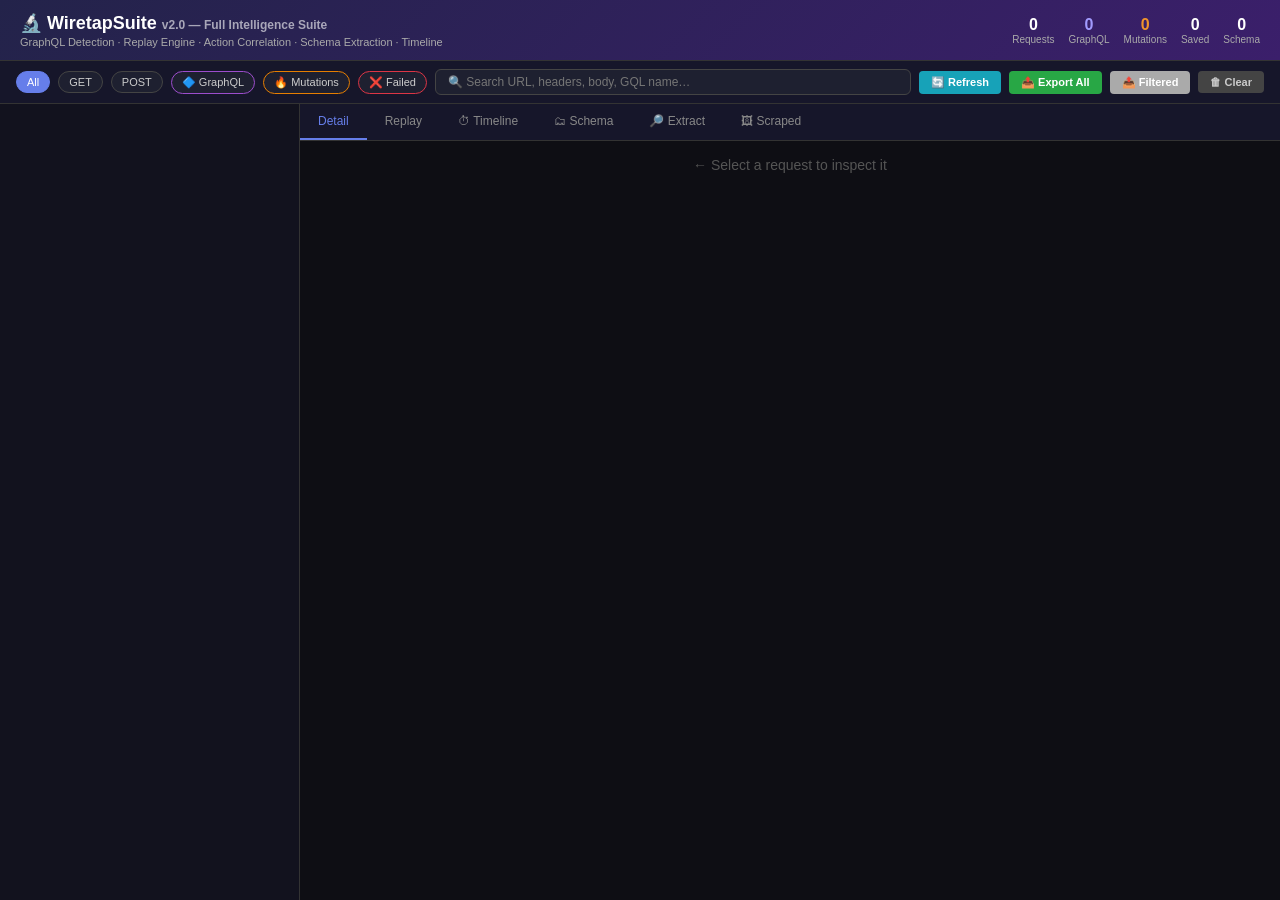
<file: fullpage.html>
<!DOCTYPE html>
<html>
<head>
  <meta charset="UTF-8">
  <title>WiretapSuite: Reverse Engineer & Automate Web App APIs</title>
  <style>
    * { box-sizing: border-box; margin: 0; padding: 0; }
    body {
      font-family: 'Segoe UI', Tahoma, Geneva, Verdana, sans-serif;
      background: #0e0e14;
      color: #d4d4d4;
      display: flex; flex-direction: column; height: 100vh; overflow: hidden;
    }

    /* ── Header ── */
    .header {
      display: flex; align-items: center; justify-content: space-between;
      padding: 12px 20px;
      background: linear-gradient(135deg, #23234a 0%, #3b1f6b 100%);
      border-bottom: 1px solid #333;
      flex-shrink: 0;
    }
    .header h1 { font-size: 18px; font-weight: 700; color: #fff; }
    .header .subtitle { font-size: 11px; color: #aaa; margin-top: 2px; }
    .header-stats { display: flex; gap: 14px; align-items: center; }
    .stat-badge {
      text-align: center; font-size: 10px; color: #aaa;
    }
    .stat-badge strong { display: block; font-size: 16px; color: #fff; }
    .stat-badge.mutation strong { color: #f0932b; }
    .stat-badge.graphql  strong { color: #a29bfe; }

    /* ── Top bar ── */
    .top-bar {
      display: flex; align-items: center; gap: 8px;
      padding: 8px 16px;
      background: #16162a;
      border-bottom: 1px solid #333;
      flex-shrink: 0; flex-wrap: wrap;
    }
    .filter-btn {
      padding: 4px 10px; border: 1px solid #444; border-radius: 12px;
      background: #1e2030; color: #ccc; cursor: pointer; font-size: 11px; transition: all 0.15s;
    }
    .filter-btn:hover  { background: #2a2a4a; }
    .filter-btn.active { background: #667eea; border-color: #667eea; color: white; }
    .filter-btn.method-graphql  { border-color: #9c4dcc; }
    .filter-btn.method-mutation { border-color: #e67e00; }
    .filter-btn.method-failed   { border-color: #dc3545; }
    #searchInput {
      flex: 1; min-width: 180px; padding: 5px 12px;
      border: 1px solid #444; border-radius: 6px;
      background: #1e2030; color: #ddd; font-size: 12px;
    }
    .top-btn {
      padding: 5px 12px; border: none; border-radius: 4px;
      cursor: pointer; font-size: 11px; font-weight: 600;
    }
    .btn-refresh  { background: #17a2b8; color: white; }
    .btn-clear    { background: #444; color: #ccc; }
    .btn-export   { background: #28a745; color: white; }
    .btn-schema   { background: #6f42c1; color: white; }

    /* ── Main layout ── */
    .main { display: flex; flex: 1; overflow: hidden; }

    /* ── Request list ── */
    .list-panel {
      width: 300px; flex-shrink: 0;
      border-right: 1px solid #333;
      overflow-y: auto;
      background: #12121e;
    }
    .request-item {
      padding: 10px 14px; border-bottom: 1px solid #1e1e30;
      cursor: pointer; transition: background 0.15s;
      border-left: 3px solid transparent;
    }
    .request-item:hover    { background: #1a1a30; }
    .request-item.selected { background: #1e1e3a; border-left-color: #667eea; }
    .request-item.is-mutation { border-left-color: #e67e00; background: linear-gradient(90deg,#1a1200 0,transparent 40px); }
    .request-item.is-graphql:not(.is-mutation) { border-left-color: #9c4dcc; }
    .request-item.is-failed { border-left-color: #dc3545; }

    .method-badge {
      display: inline-block; font-size: 9px; font-weight: 800;
      padding: 2px 6px; border-radius: 3px; margin-right: 6px; text-transform: uppercase;
    }
    .method-badge.GET    { background: #1a5e2e; color: #51cf66; }
    .method-badge.POST   { background: #0a2e5a; color: #74c0fc; }
    .method-badge.PUT    { background: #3a2e00; color: #ffd43b; }
    .method-badge.DELETE { background: #5a0e0e; color: #ff6b6b; }
    .method-badge.PATCH  { background: #2e1a5a; color: #b197fc; }
    .method-badge.WS     { background: #1e2e3a; color: #74c0fc; }

    .tag-dot {
      display: inline-block; width: 7px; height: 7px; border-radius: 50%;
      margin-left: 4px; vertical-align: middle;
    }
    .tag-dot.gql { background: #9c4dcc; }
    .tag-dot.mut { background: #f0932b; }

    .req-url  { font-size: 11px; color: #aaa; font-family: Consolas, monospace; overflow: hidden; text-overflow: ellipsis; white-space: nowrap; display: block; }
    .req-meta { font-size: 10px; color: #666; margin-top: 3px; display: flex; gap: 6px; }
    .req-meta span { background: #1e1e30; padding: 1px 5px; border-radius: 3px; }

    /* ── Right panel (tabs) ── */
    .right-panel { flex: 1; display: flex; flex-direction: column; overflow: hidden; }

    .panel-tabs { display: flex; background: #16162a; border-bottom: 1px solid #333; flex-shrink: 0; }
    .panel-tab  {
      padding: 10px 18px; cursor: pointer; font-size: 12px; font-weight: 500; color: #888;
      border-bottom: 2px solid transparent; transition: all 0.15s;
    }
    .panel-tab:hover  { color: #ccc; }
    .panel-tab.active { color: #667eea; border-bottom-color: #667eea; }

    .tab-content { display: none; flex: 1; overflow: auto; padding: 16px; }
    .tab-content.active { display: block; }

    /* ── Detail view ── */
    .empty-detail { display: flex; align-items: center; justify-content: center; flex: 1; color: #555; font-size: 14px; text-align: center; }
    .section { margin-bottom: 14px; border: 1px solid #2a2a40; border-radius: 6px; overflow: hidden; }
    .section-title { padding: 8px 12px; background: #1e1e38; font-size: 11px; color: #a29bfe; text-transform: uppercase; font-weight: 600; display: flex; justify-content: space-between; align-items: center; }
    .section-title button { background: none; border: none; color: #667eea; cursor: pointer; font-size: 11px; }
    .section-title button:hover { color: #a29bfe; }
    .section-content { padding: 10px 12px; }
    .code-block {
      background: #0e0e1a; color: #d4d4d4; border-radius: 4px;
      padding: 10px; font-family: Consolas, Monaco, monospace; font-size: 11px;
      white-space: pre-wrap; word-break: break-all; max-height: 250px; overflow-y: auto;
    }
    .code-block .key     { color: #9cdcfe; }
    .code-block .string  { color: #ce9178; }
    .code-block .number  { color: #b5cea8; }
    .code-block .boolean { color: #569cd6; }
    .code-block .null    { color: #569cd6; }

    /* Highlight boxes */
    .gql-box {
      background: #1a0e2a; border-left: 3px solid #9c4dcc;
      padding: 10px 14px; margin-bottom: 12px; border-radius: 4px;
    }
    .gql-box.mutation  { background: #1a0e00; border-left-color: #f0932b; }
    .gql-box strong    { color: #d6b4fd; }
    .gql-box.mutation strong { color: #ffd09e; }

    .action-box {
      background: #0e1a0e; border-left: 3px solid #2ecc71;
      padding: 10px 14px; margin-bottom: 12px; border-radius: 4px; font-size: 11px;
    }
    .action-box strong { color: #51cf66; }

    /* Replay bundle */
    .replay-tabs { display: flex; gap: 6px; margin-bottom: 8px; }
    .replay-tab-btn {
      padding: 3px 10px; border: 1px solid #444; border-radius: 10px;
      background: #1e2030; color: #ccc; cursor: pointer; font-size: 11px; font-weight: 600;
    }
    .replay-tab-btn.active { background: #667eea; border-color: #667eea; color: white; }
    .replay-code { background: #0e0e1a; color: #d4d4d4; border-radius: 4px; padding: 10px; font-family: Consolas,monospace; font-size: 11px; white-space: pre-wrap; word-break: break-all; max-height: 180px; overflow-y: auto; }

    /* Replay form */
    .form-group { margin-bottom: 10px; }
    .form-group label { display: block; font-size: 11px; color: #888; margin-bottom: 4px; }
    .form-group select,
    .form-group input,
    .form-group textarea {
      width: 100%; padding: 7px 10px;
      background: #1e2030; border: 1px solid #444; border-radius: 4px;
      color: #ddd; font-family: Consolas, monospace; font-size: 11px;
    }
    .form-group textarea { min-height: 80px; resize: vertical; }
    .btn-primary { padding: 8px 18px; background: #667eea; color: white; border: none; border-radius: 4px; cursor: pointer; font-size: 12px; font-weight: 600; }
    .btn-primary:hover { background: #5a6fd6; }

    /* ── Timeline tab ── */
    .timeline { position: relative; padding-left: 20px; }
    .timeline::before { content: ''; position: absolute; left: 7px; top: 0; bottom: 0; width: 2px; background: #2a2a40; }
    .tl-item { position: relative; margin-bottom: 12px; padding-left: 14px; }
    .tl-dot {
      position: absolute; left: -13px; top: 3px;
      width: 10px; height: 10px; border-radius: 50%;
      border: 2px solid #333;
    }
    .tl-dot.action    { background: #2ecc71; border-color: #27ae60; }
    .tl-dot.request   { background: #667eea; border-color: #5a6fd6; }
    .tl-dot.mutation  { background: #f0932b; border-color: #e67e00; }
    .tl-dot.graphql   { background: #9c4dcc; border-color: #8e44ad; }
    .tl-dot.failed    { background: #e74c3c; border-color: #c0392b; }
    .tl-time   { font-size: 10px; color: #555; margin-bottom: 3px; font-family: Consolas, monospace; }
    .tl-label  { font-size: 12px; font-weight: 600; color: #d4d4d4; }
    .tl-detail { font-size: 11px; color: #888; font-family: Consolas, monospace; overflow: hidden; text-overflow: ellipsis; white-space: nowrap; }
    .tl-item.tl-action .tl-label  { color: #51cf66; }
    .tl-item.tl-mutation .tl-label { color: #f0932b; }
    .tl-item.tl-graphql .tl-label  { color: #b197fc; }

    /* ── Schema tab ── */
    .schema-table { width: 100%; border-collapse: collapse; font-size: 12px; }
    .schema-table th { background: #1e1e38; color: #a29bfe; padding: 8px 12px; text-align: left; border-bottom: 1px solid #333; }
    .schema-table td { padding: 8px 12px; border-bottom: 1px solid #1e1e30; vertical-align: top; }
    .schema-table tr:hover td { background: #1a1a2e; }
    .schema-badge { display: inline-block; padding: 2px 7px; border-radius: 10px; font-size: 10px; font-weight: 700; }
    .schema-badge.mutation { background: #f0932b; color: white; }
    .schema-badge.query    { background: #667eea; color: white; }
    .shape-key { display: inline-block; background: #1e1e38; color: #9cdcfe; padding: 1px 5px; border-radius: 3px; margin: 2px; font-family: Consolas, monospace; font-size: 11px; }

    /* ── Extract tab ── */
    .extract-grid { display: grid; grid-template-columns: repeat(auto-fill, minmax(220px, 1fr)); gap: 12px; }
    .extract-card { background: #1e1e30; border: 1px solid #2a2a40; border-radius: 6px; padding: 12px; overflow: hidden; }
    .extract-card h4 { font-size: 11px; color: #a29bfe; margin-bottom: 6px; text-transform: uppercase; }
    .extract-card pre { font-size: 10px; color: #ccc; font-family: Consolas, monospace; white-space: pre-wrap; word-break: break-all; max-height: 120px; overflow: auto; }
    .extract-card .dl-btn { margin-top: 8px; font-size: 10px; padding: 3px 8px; background: #667eea; color: white; border: none; border-radius: 3px; cursor: pointer; }

    /* ── Scraped grid ── */
    .scraped-grid { display: grid; grid-template-columns: repeat(auto-fill, minmax(200px, 1fr)); gap: 12px; }
    .scraped-item { background: #1e1e30; border: 1px solid #2a2a40; border-radius: 6px; overflow: hidden; }
    .scraped-item img { width: 100%; height: 140px; object-fit: cover; }
    .scraped-item-info { padding: 8px 10px; font-size: 11px; }
    .scraped-item-info button { margin-top: 4px; font-size: 10px; padding: 3px 8px; background: #667eea; color: white; border: none; border-radius: 3px; cursor: pointer; }

    /* ── Notification ── */
    .notification {
      position: fixed; bottom: 20px; left: 50%; transform: translateX(-50%);
      background: #333; color: white; padding: 10px 20px; border-radius: 6px;
      font-size: 13px; z-index: 999; animation: fadeIn 0.2s;
    }
    @keyframes fadeIn { from { opacity:0; transform: translateX(-50%) translateY(6px); } to { opacity:1; transform: translateX(-50%) translateY(0); } }

    .empty-state { text-align: center; padding: 40px 20px; color: #555; font-size: 14px; }

    ::-webkit-scrollbar { width: 6px; height: 6px; }
    ::-webkit-scrollbar-track { background: #0e0e14; }
    ::-webkit-scrollbar-thumb { background: #333; border-radius: 3px; }
    ::-webkit-scrollbar-thumb:hover { background: #555; }
  </style>
</head>
<body>

<!-- Header -->
<div class="header">
  <div>
    <h1>🔬 WiretapSuite <span style="font-size:12px;opacity:0.6">v2.0 — Full Intelligence Suite</span></h1>
    <div class="subtitle">GraphQL Detection · Replay Engine · Action Correlation · Schema Extraction · Timeline</div>
  </div>
  <div class="header-stats">
    <div class="stat-badge"><strong id="totalRequests">0</strong>Requests</div>
    <div class="stat-badge graphql"><strong id="totalGraphQL">0</strong>GraphQL</div>
    <div class="stat-badge mutation"><strong id="totalMutations">0</strong>Mutations</div>
    <div class="stat-badge"><strong id="totalSnippets">0</strong>Saved</div>
    <div class="stat-badge"><strong id="schemaEntries">0</strong>Schema</div>
  </div>
</div>

<!-- Top Bar -->
<div class="top-bar">
  <button class="filter-btn active" data-filter="all">All</button>
  <button class="filter-btn" data-filter="GET">GET</button>
  <button class="filter-btn" data-filter="POST">POST</button>
  <button class="filter-btn method-graphql"  data-filter="graphql">🔷 GraphQL</button>
  <button class="filter-btn method-mutation" data-filter="mutation">🔥 Mutations</button>
  <button class="filter-btn method-failed"   data-filter="failed">❌ Failed</button>
  <input type="text" id="searchInput" placeholder="🔍 Search URL, headers, body, GQL name…">
  <button class="top-btn btn-refresh"  id="refreshData">🔄 Refresh</button>
  <button class="top-btn btn-export"   id="exportAllBtn">📤 Export All</button>
  <button class="top-btn btn-export"   id="exportFilteredBtn" style="background:#aaa;">📤 Filtered</button>
  <button class="top-btn btn-clear"    id="clearData">🗑 Clear</button>
</div>

<!-- Main -->
<div class="main">
  <!-- Left: request list -->
  <div class="list-panel" id="requestList"></div>

  <!-- Right: tabbed panel -->
  <div class="right-panel">
    <div class="panel-tabs">
      <div class="panel-tab active" data-tab="detail">Detail</div>
      <div class="panel-tab" data-tab="replay">Replay</div>
      <div class="panel-tab" data-tab="timeline">⏱ Timeline</div>
      <div class="panel-tab" data-tab="schema">🗂 Schema</div>
      <div class="panel-tab" data-tab="extract">🔎 Extract</div>
      <div class="panel-tab" data-tab="scraped">🖼 Scraped</div>
    </div>

    <!-- Detail Tab -->
    <div id="detailTab" class="tab-content active">
      <div class="empty-detail" id="detailEmpty"><p>← Select a request to inspect it</p></div>
      <div id="detailView" style="display:none">
        <div id="requestContent"></div>
        <div id="responseContent"></div>
      </div>
    </div>

    <!-- Replay Tab -->
    <div id="replayTab" class="tab-content">
      <div class="form-group">
        <label>Method</label>
        <select id="replayMethod">
          <option>GET</option><option>POST</option><option>PUT</option>
          <option>PATCH</option><option>DELETE</option>
        </select>
      </div>
      <div class="form-group"><label>URL</label><input type="text" id="replayUrl" placeholder="https://..."></div>
      <div class="form-group"><label>Headers (JSON)</label><textarea id="replayHeaders" rows="4">{}</textarea></div>
      <div class="form-group"><label>Body (JSON / raw)</label><textarea id="replayBody" rows="5"></textarea></div>
      <button class="btn-primary" id="replayBtn2">▶ Send Request</button>
      <button class="btn-primary" id="refreshReplayBtn" style="background:#e67e22;margin-left:8px" title="Auto-fetches fresh fb_dtsg/lsd CSRF tokens from the page, then replays. Fixes error 1357004.">🔄 Refresh Tokens &amp; Replay</button>
      <div id="replayResponse" style="display:none;margin-top:16px">
        <div class="section"><div class="section-title">Response</div><div class="section-content">
          <div id="responseStatus" style="margin-bottom:8px;font-size:12px"></div>
          <div class="code-block" id="responseBody" style="max-height:300px;overflow-y:auto"></div>
        </div></div>
      </div>
    </div>

    <!-- Timeline Tab (Phase 9) -->
    <div id="timelineTab" class="tab-content">
      <div style="margin-bottom:12px;display:flex;gap:8px;align-items:center">
        <strong style="font-size:12px">📅 Action → Request Timeline</strong>
        <button class="top-btn btn-refresh" id="refreshTimeline" style="padding:4px 10px;font-size:11px">🔄 Refresh</button>
      </div>
      <div class="timeline" id="timelineContainer">
        <div class="empty-state">Loading timeline…</div>
      </div>
    </div>

    <!-- Schema Tab (Phase 7) -->
    <div id="schemaTab" class="tab-content">
      <div style="margin-bottom:12px;display:flex;gap:8px;align-items:center">
        <strong style="font-size:12px">🗂 Extracted API Schema</strong>
        <button class="top-btn btn-refresh" id="refreshSchema" style="padding:4px 10px;font-size:11px">🔄 Refresh</button>
        <button class="top-btn btn-clear" id="clearSchema" style="padding:4px 10px;font-size:11px">🗑 Clear</button>
        <button class="top-btn btn-export" id="exportSchema" style="padding:4px 10px;font-size:11px">📤 Export</button>
      </div>
      <div id="schemaContainer"><div class="empty-state">No GraphQL mutations captured yet.</div></div>
    </div>

    <!-- Extract Tab (Phase 8) -->
    <div id="extractTab" class="tab-content">
      <div style="margin-bottom:12px;display:flex;gap:8px;align-items:center;flex-wrap:wrap">
        <strong style="font-size:12px">🔎 Deep Extract from Selected Response</strong>
        <button class="btn-primary" id="extractBtn" style="padding:5px 12px;font-size:11px">⚡ Extract</button>
        <button class="top-btn btn-export" id="exportExtractJsonBtn" style="padding:4px 10px;font-size:11px">📤 JSON</button>
        <button class="top-btn btn-export" id="exportExtractCsvBtn"  style="padding:4px 10px;font-size:11px">📤 CSV</button>
      </div>
      <div id="extractContainer"><div class="empty-state">Select a request and click ⚡ Extract</div></div>
    </div>

    <!-- Scraped Tab -->
    <div id="scrapedTab" class="tab-content">
      <div style="margin-bottom:12px;display:flex;gap:8px;align-items:center">
        <strong style="font-size:12px">🖼 Scraped Data</strong>
        <button class="btn-primary" id="scrapeBtn" style="padding:5px 12px;font-size:11px">🔍 Scrape from Response</button>
        <button class="top-btn btn-clear" id="clearScrapedBtn" style="padding:4px 10px;font-size:11px">🗑 Clear</button>
      </div>
      <div class="scraped-grid" id="scrapedGrid"><div class="empty-state">No scraped data yet.</div></div>
    </div>
  </div>
</div>

<script src="fullpage.js"></script>
</body>
</html>
</file>
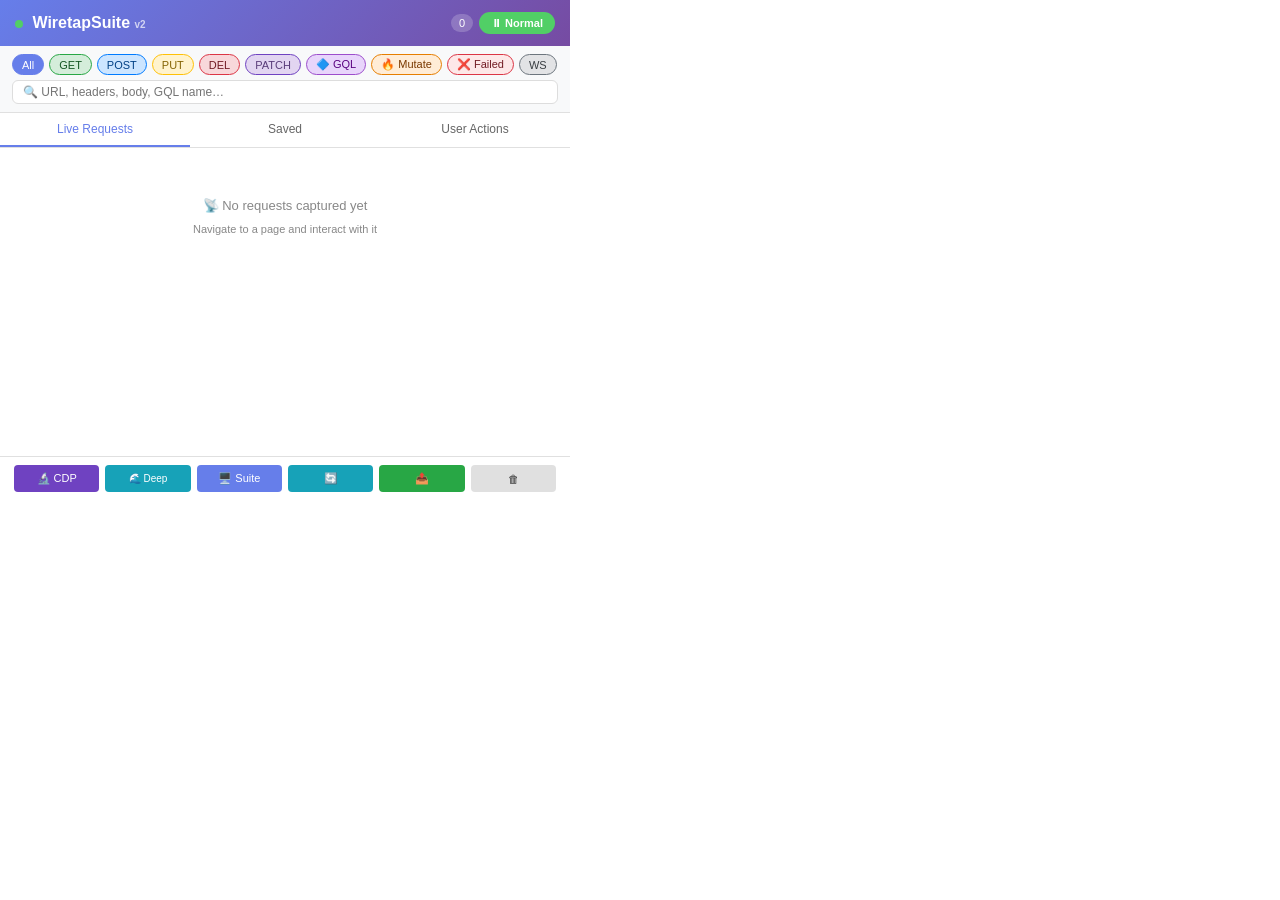
<file: popup.html>
<!DOCTYPE html>
<html>
<head>
  <meta charset="UTF-8">
  <title>WiretapSuite: Reverse Engineer & Automate Web App APIs</title>
  <style>
    * { box-sizing: border-box; }
    body {
      width: 570px;
      min-height: 500px;
      max-height: 700px;
      font-family: 'Segoe UI', Tahoma, Geneva, Verdana, sans-serif;
      margin: 0; padding: 0;
      background: #fff;
      display: flex;
      flex-direction: column;
    }

    /* ── Header ── */
    .header {
      display: flex;
      justify-content: space-between;
      align-items: center;
      padding: 12px 15px;
      background: linear-gradient(135deg, #667eea 0%, #764ba2 100%);
      color: white;
      flex-shrink: 0;
    }
    .header h3 { margin: 0; font-size: 16px; font-weight: 600; }
    .header-controls { display: flex; gap: 6px; align-items: center; }
    #count {
      font-size: 11px;
      background: rgba(255,255,255,0.2);
      padding: 3px 8px;
      border-radius: 12px;
    }
    #toggleBtn {
      padding: 5px 12px; border: none; border-radius: 15px;
      cursor: pointer; font-size: 11px; font-weight: 600; transition: all 0.2s;
    }
    #toggleBtn.paused   { background: #ff6b6b; color: white; }
    #toggleBtn.sniffing { background: #51cf66; color: white; }

    /* ── Banners ── */
    .banner { padding: 8px 15px; font-size: 11px; flex-shrink: 0; }
    .banner button { float: right; background: none; border: none; cursor: pointer; font-size: 14px; }
    .banner-cdp    { background: #e8f5e9; border-bottom: 1px solid #4caf50; display: none; }
    .banner-paused { background: #fff3cd; border-bottom: 1px solid #ffc107; display: none; }

    /* ── Filter Bar ── */
    .filter-bar {
      display: flex; gap: 5px;
      padding: 8px 12px;
      background: #f8f9fa;
      border-bottom: 1px solid #e0e0e0;
      flex-wrap: wrap;
      flex-shrink: 0;
    }
    .filter-btn {
      padding: 3px 9px; border: 1px solid #ddd; border-radius: 12px;
      background: white; cursor: pointer; font-size: 11px; font-weight: 500; transition: all 0.15s;
    }
    .filter-btn:hover { background: #f0f0f0; }
    .filter-btn.active { background: #667eea; color: white; border-color: #667eea; }
    .filter-btn.method-GET    { background: #d4edda; border-color: #28a745; color: #155724; }
    .filter-btn.method-POST   { background: #cce5ff; border-color: #007bff; color: #004085; }
    .filter-btn.method-PUT    { background: #fff3cd; border-color: #ffc107; color: #856404; }
    .filter-btn.method-DELETE { background: #f8d7da; border-color: #dc3545; color: #721c24; }
    .filter-btn.method-PATCH  { background: #e2d5f1; border-color: #6f42c1; color: #5a3d7a; }
    .filter-btn.method-graphql   { background: #e8d5fb; border-color: #9c4dcc; color: #5a0080; }
    .filter-btn.method-mutation  { background: #ffecd6; border-color: #e67e00; color: #7a3900; }
    .filter-btn.method-failed    { background: #fde8e8; border-color: #dc3545; color: #721c24; }
    .filter-btn.method-WS     { background: #e2e3e5; border-color: #6c757d; color: #383d41; }

    #searchBox {
      flex: 1; min-width: 130px;
      padding: 4px 10px; border: 1px solid #ddd; border-radius: 6px; font-size: 12px;
    }

    /* ── Tabs ── */
    .tabs { display: flex; border-bottom: 1px solid #e0e0e0; flex-shrink: 0; }
    .tab {
      flex: 1; padding: 9px; text-align: center; cursor: pointer;
      font-size: 12px; font-weight: 500; color: #666;
      border-bottom: 2px solid transparent; transition: all 0.2s;
    }
    .tab:hover   { background: #f5f5f5; }
    .tab.active  { color: #667eea; border-bottom-color: #667eea; }

    /* ── Content ── */
    .content  { flex: 1; overflow: hidden; position: relative; }
    .panel    { position: absolute; top: 0; left: 0; right: 0; bottom: 0; overflow-y: auto; display: none; }
    .panel.active { display: block; }

    #requestList, #snippetList, #actionsList { list-style: none; padding: 0; margin: 0; }

    /* ── Request Items ── */
    .request-item, .snippet-item, .action-item {
      padding: 9px 14px; border-bottom: 1px solid #f0f0f0;
      cursor: pointer; transition: background 0.15s;
      border-left: 3px solid transparent;
    }
    .request-item:hover, .snippet-item:hover, .action-item:hover { background: #f8f9ff; }
    .request-item.selected, .snippet-item.selected {
      background: #e8ebff; border-left-color: #667eea;
    }
    /* Phase 4: Mutation highlight */
    .request-item.is-mutation {
      border-left-color: #e67e00;
      background: linear-gradient(90deg, #fff8f0 0, transparent 40px);
    }
    .request-item.is-mutation:hover { background: #fff3e0; }
    .request-item.is-failed { border-left-color: #dc3545; }
    .request-item.is-graphql:not(.is-mutation) { border-left-color: #9c4dcc; }

    /* ── Method badge ── */
    .method {
      display: inline-block; font-size: 10px; font-weight: 700;
      padding: 2px 6px; border-radius: 3px; margin-right: 6px; text-transform: uppercase;
    }
    .method.GET     { background: #d4edda; color: #155724; }
    .method.POST    { background: #cce5ff; color: #004085; }
    .method.PUT     { background: #fff3cd; color: #856404; }
    .method.DELETE  { background: #f8d7da; color: #721c24; }
    .method.PATCH   { background: #e2d5f1; color: #5a3d7a; }
    .method.HEAD, .method.OPTIONS { background: #e2e3e5; color: #383d41; }
    .method.WS      { background: #6c757d; color: white; }
    .method.BEACON  { background: #fd7e14; color: white; }

    .tag-badge {
      display: inline-block; font-size: 9px; font-weight: 700;
      padding: 1px 5px; border-radius: 10px; margin-left: 4px; vertical-align: middle;
    }
    .tag-graphql  { background: #9c4dcc; color: white; }
    .tag-mutation { background: #e67e00; color: white; }

    .url {
      font-size: 12px; color: #333; font-family: Consolas, Monaco, monospace;
      white-space: nowrap; overflow: hidden; text-overflow: ellipsis; display: block;
    }
    .meta { font-size: 10px; color: #888; margin-top: 4px; display: flex; gap: 6px; flex-wrap: wrap; }
    .meta-item { background: #f0f0f0; padding: 1px 5px; border-radius: 3px; }
    .meta-item.has-auth   { background: #fff3cd; color: #856404; }
    .meta-item.has-action { background: #d4edda; color: #155724; }

    .timing-badge { display: inline-block; font-size: 9px; padding: 1px 4px; border-radius: 3px; margin-left: 5px; }
    .timing-badge.fast   { background: #d4edda; color: #155724; }
    .timing-badge.medium { background: #fff3cd; color: #856404; }
    .timing-badge.slow   { background: #f8d7da; color: #721c24; }

    /* ── Detail View ── */
    #detailView {
      position: absolute; top: 0; left: 0; right: 0; bottom: 0;
      background: white; z-index: 10; display: none; flex-direction: column;
    }
    #detailView.visible { display: flex; }

    .detail-header {
      display: flex; justify-content: space-between; align-items: center;
      padding: 10px 15px; border-bottom: 1px solid #e0e0e0; background: #f8f9fa;
    }
    .detail-header h4 { margin: 0; font-size: 13px; }
    .close-btn { background: none; border: none; font-size: 20px; cursor: pointer; color: #666; padding: 0; }

    /* Detail tabs (for replay bundle) */
    .detail-tabs { display: flex; border-bottom: 1px solid #e0e0e0; background: #fafafa; }
    .detail-tab {
      padding: 6px 14px; cursor: pointer; font-size: 11px; font-weight: 500; color: #666;
      border-bottom: 2px solid transparent; transition: all 0.15s;
    }
    .detail-tab.active { color: #667eea; border-bottom-color: #667eea; }

    .detail-content  { flex: 1; overflow-y: auto; padding: 12px; }
    .detail-section  { margin-bottom: 12px; border: 1px solid #e0e0e0; border-radius: 6px; overflow: hidden; }
    .detail-section-header {
      display: flex; justify-content: space-between; align-items: center;
      padding: 7px 12px; background: #f8f9fa; border-bottom: 1px solid #e0e0e0; cursor: pointer;
    }
    .detail-section-header h5 { margin: 0; font-size: 11px; color: #667eea; text-transform: uppercase; }
    .detail-section-content { padding: 8px 12px; max-height: 200px; overflow-y: auto; }
    .detail-box {
      background: #1e1e1e; color: #d4d4d4; border-radius: 4px;
      padding: 8px 10px; font-family: Consolas, Monaco, monospace;
      font-size: 11px; white-space: pre-wrap; word-break: break-all;
    }
    .detail-box .key     { color: #9cdcfe; }
    .detail-box .string  { color: #ce9178; }
    .detail-box .number  { color: #b5cea8; }
    .detail-box .boolean { color: #569cd6; }
    .detail-box .null    { color: #569cd6; }

    /* Highlights */
    .auth-highlight {
      background: #fff3cd; border-left: 3px solid #ffc107;
      padding: 7px 12px; margin-bottom: 8px; font-size: 11px;
    }
    .auth-highlight strong { color: #856404; }

    .action-correlation {
      background: #d4edda; border-left: 3px solid #28a745;
      padding: 7px 12px; margin-bottom: 8px; font-size: 11px;
    }
    .action-correlation strong { color: #155724; }

    /* Phase 1: GraphQL info box */
    .gql-highlight {
      background: #f3e5fb; border-left: 3px solid #9c4dcc;
      padding: 7px 12px; margin-bottom: 8px; font-size: 11px;
    }
    .gql-highlight strong { color: #5a0080; }
    .gql-mutation { background: #fff3e0; border-left-color: #e67e00; }
    .gql-mutation strong { color: #7a3900; }

    /* Phase 2: Replay bundle code */
    .replay-code-block {
      background: #1e1e1e; color: #d4d4d4;
      border-radius: 4px; padding: 10px;
      font-family: Consolas, Monaco, monospace;
      font-size: 11px; white-space: pre-wrap; word-break: break-all;
      max-height: 160px; overflow-y: auto;
    }
    .replay-tabs       { display: flex; gap: 4px; margin-bottom: 8px; }
    .replay-tab-btn {
      padding: 3px 10px; border: 1px solid #ddd; border-radius: 10px;
      background: #fff; cursor: pointer; font-size: 11px; font-weight: 600;
    }
    .replay-tab-btn.active { background: #667eea; color: white; border-color: #667eea; }

    /* Modification area */
    .mod-area { margin-top: 10px; }
    .mod-area label { display: block; font-size: 11px; font-weight: 600; color: #555; margin-bottom: 3px; }
    .mod-area textarea {
      width: 100%; min-height: 70px; padding: 6px 8px;
      border: 1px solid #ddd; border-radius: 4px;
      font-family: Consolas, Monaco, monospace; font-size: 11px;
      resize: vertical;
    }
    .mod-send-btn {
      margin-top: 6px; padding: 6px 14px; background: #667eea; color: white;
      border: none; border-radius: 4px; cursor: pointer; font-size: 12px; font-weight: 600;
    }
    .mod-send-btn:hover { background: #5a6fd6; }
    .mod-response { margin-top: 8px; }
    .mod-response .detail-box { max-height: 120px; overflow-y: auto; }

    /* ── Action Bar (bottom buttons) ── */
    .action-bar {
      padding: 8px 14px; border-top: 1px solid #e0e0e0;
      display: flex; gap: 6px; flex-shrink: 0;
    }
    .action-bar button {
      flex: 1; padding: 7px; border: none; border-radius: 4px;
      cursor: pointer; font-size: 11px; font-weight: 500; transition: all 0.2s;
    }
    #cdpBtn       { background: #6f42c1; color: white; }
    #cdpBtn:hover { background: #5a32a3; }
    #deepCaptureBtn { background: #17a2b8; color: white; font-size: 10px; }
    #deepCaptureBtn:hover  { background: #138496; }
    #deepCaptureBtn.off    { background: #868e96; }
    #fullPageBtn  { background: #667eea; color: white; }
    #fullPageBtn:hover { background: #5a6fd6; }
    #refreshBtn   { background: #17a2b8; color: white; }
    #refreshBtn:hover { background: #138496; }
    #exportBtn    { background: #28a745; color: white; }
    #exportBtn:hover { background: #218838; }
    #clearBtn     { background: #e0e0e0; color: #333; }
    #clearBtn:hover { background: #d0d0d0; }
    #saveBtn      { background: #51cf66; color: white; }
    #saveBtn:hover { background: #40c057; }
    #replayBtn    { background: #ffd43b; color: #333; }
    #replayBtn:hover { background: #fcc419; }
    #copyBtn      { background: #6f42c1; color: white; }
    #copyBtn:hover { background: #5a32a3; }

    .copy-section-btn {
      background: none; border: none; cursor: pointer;
      font-size: 11px; color: #667eea; padding: 2px 6px; border-radius: 3px;
    }
    .copy-section-btn:hover { background: #e8ebff; }

    /* ── Empty State ── */
    .empty-state { text-align: center; padding: 40px 20px; color: #888; }
    .empty-state p { margin: 10px 0; font-size: 13px; }

    /* ── Status indicator ── */
    .status-indicator { display: inline-block; width: 8px; height: 8px; border-radius: 50%; margin-right: 5px; }
    .status-indicator.active { background: #51cf66; animation: pulse 2s infinite; }
    .status-indicator.paused { background: #ff6b6b; }

    @keyframes pulse { 0%,100% { opacity:1; } 50% { opacity:0.5; } }

    ::-webkit-scrollbar { width: 6px; }
    ::-webkit-scrollbar-track { background: #f1f1f1; }
    ::-webkit-scrollbar-thumb { background: #c1c1c1; border-radius: 4px; }
    ::-webkit-scrollbar-thumb:hover { background: #a8a8a8; }
  </style>
</head>
<body>
  <!-- Header -->
  <div class="header">
    <h3>
      <span class="status-indicator active" id="statusIndicator"></span>
      WiretapSuite <small style="font-size:10px;opacity:0.7">v2</small>
    </h3>
    <div class="header-controls">
      <span id="count">0</span>
      <button id="toggleBtn" class="sniffing" title="Toggle content-script capture">⏸ Normal</button>
    </div>
  </div>

  <!-- CDP Banner -->
  <div id="cdpBanner" class="banner banner-cdp">
    <strong>✅ CDP Mode Active:</strong> Deep browser-level capture enabled.
    <button id="dismissCdpBanner">×</button>
  </div>

  <!-- Paused Banner -->
  <div id="normalBanner" class="banner banner-paused">
    <strong>⏸ Capture Paused:</strong> Enable to capture requests.
    <button id="dismissNormalBanner">×</button>
  </div>

  <!-- Phase 6: Enhanced Filter Bar -->
  <div class="filter-bar">
    <button class="filter-btn active" data-filter="all">All</button>
    <button class="filter-btn method-GET"      data-filter="GET">GET</button>
    <button class="filter-btn method-POST"     data-filter="POST">POST</button>
    <button class="filter-btn method-PUT"      data-filter="PUT">PUT</button>
    <button class="filter-btn method-DELETE"   data-filter="DELETE">DEL</button>
    <button class="filter-btn method-PATCH"    data-filter="PATCH">PATCH</button>
    <button class="filter-btn method-graphql"  data-filter="graphql">🔷 GQL</button>
    <button class="filter-btn method-mutation" data-filter="mutation">🔥 Mutate</button>
    <button class="filter-btn method-failed"   data-filter="failed">❌ Failed</button>
    <button class="filter-btn method-WS"       data-filter="websocket">WS</button>
    <input type="text" id="searchBox" placeholder="🔍 URL, headers, body, GQL name…">
  </div>

  <!-- Tabs -->
  <div class="tabs">
    <div class="tab active" data-tab="requests">Live Requests</div>
    <div class="tab" data-tab="snippets">Saved</div>
    <div class="tab" data-tab="actions">User Actions</div>
  </div>

  <div class="content">
    <!-- Live Requests Panel -->
    <div id="requestsPanel" class="panel active">
      <ul id="requestList"></ul>
      <div id="requestsEmpty" class="empty-state">
        <p>📡 No requests captured yet</p>
        <p style="font-size:11px">Navigate to a page and interact with it</p>
      </div>
    </div>

    <!-- Saved Snippets Panel -->
    <div id="snippetsPanel" class="panel">
      <ul id="snippetList"></ul>
      <div id="snippetsEmpty" class="empty-state">
        <p>📋 No saved snippets</p>
        <p style="font-size:11px">Click "Save" on a request to store it</p>
      </div>
    </div>

    <!-- User Actions Panel -->
    <div id="actionsPanel" class="panel">
      <ul id="actionsList"></ul>
      <div id="actionsEmpty" class="empty-state">
        <p>👆 No user actions tracked</p>
        <p style="font-size:11px">Clicks, form submits, and Enter-key events are tracked</p>
      </div>
    </div>

    <!-- Detail View -->
    <div id="detailView">
      <div class="detail-header">
        <h4 id="detailTitle">Request Details</h4>
        <button class="close-btn" id="closeDetail">&times;</button>
      </div>
      <div class="detail-content" id="detailContent"></div>
      <div class="action-bar" id="detailActions">
        <button id="saveBtn">💾 Save</button>
        <button id="replayBtn">▶ Replay</button>
        <button id="copyBtn">📋 cURL</button>
      </div>
    </div>
  </div>

  <!-- Bottom Action Bar -->
  <div class="action-bar">
    <button id="cdpBtn" title="CDP Mode">🔬 CDP</button>
    <button id="deepCaptureBtn" title="Toggle deep body capture (CDP)">🌊 Deep</button>
    <button id="fullPageBtn" title="Open full suite">🖥️ Suite</button>
    <button id="refreshBtn">🔄</button>
    <button id="exportBtn" title="Export JSON">📤</button>
    <button id="clearBtn">🗑</button>
  </div>

  <script src="popup.js"></script>
</body>
</html>
</file>
